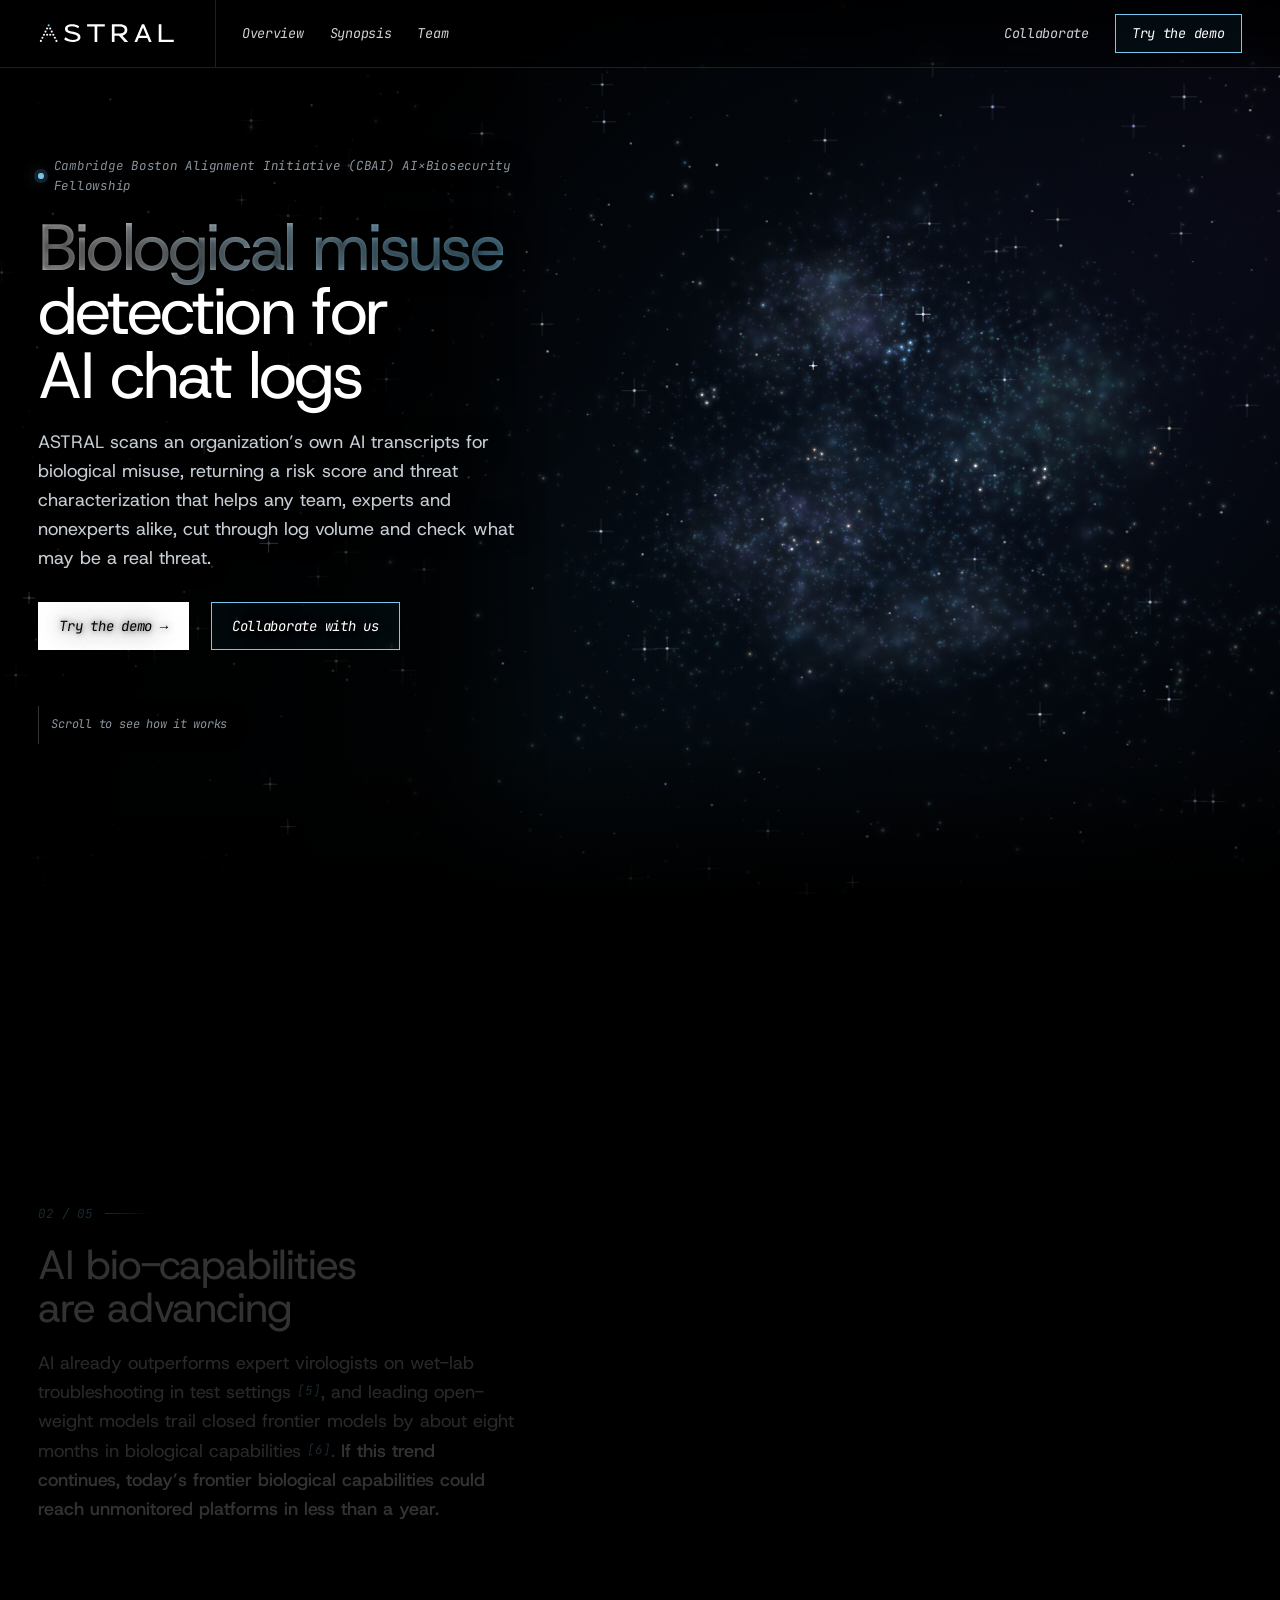
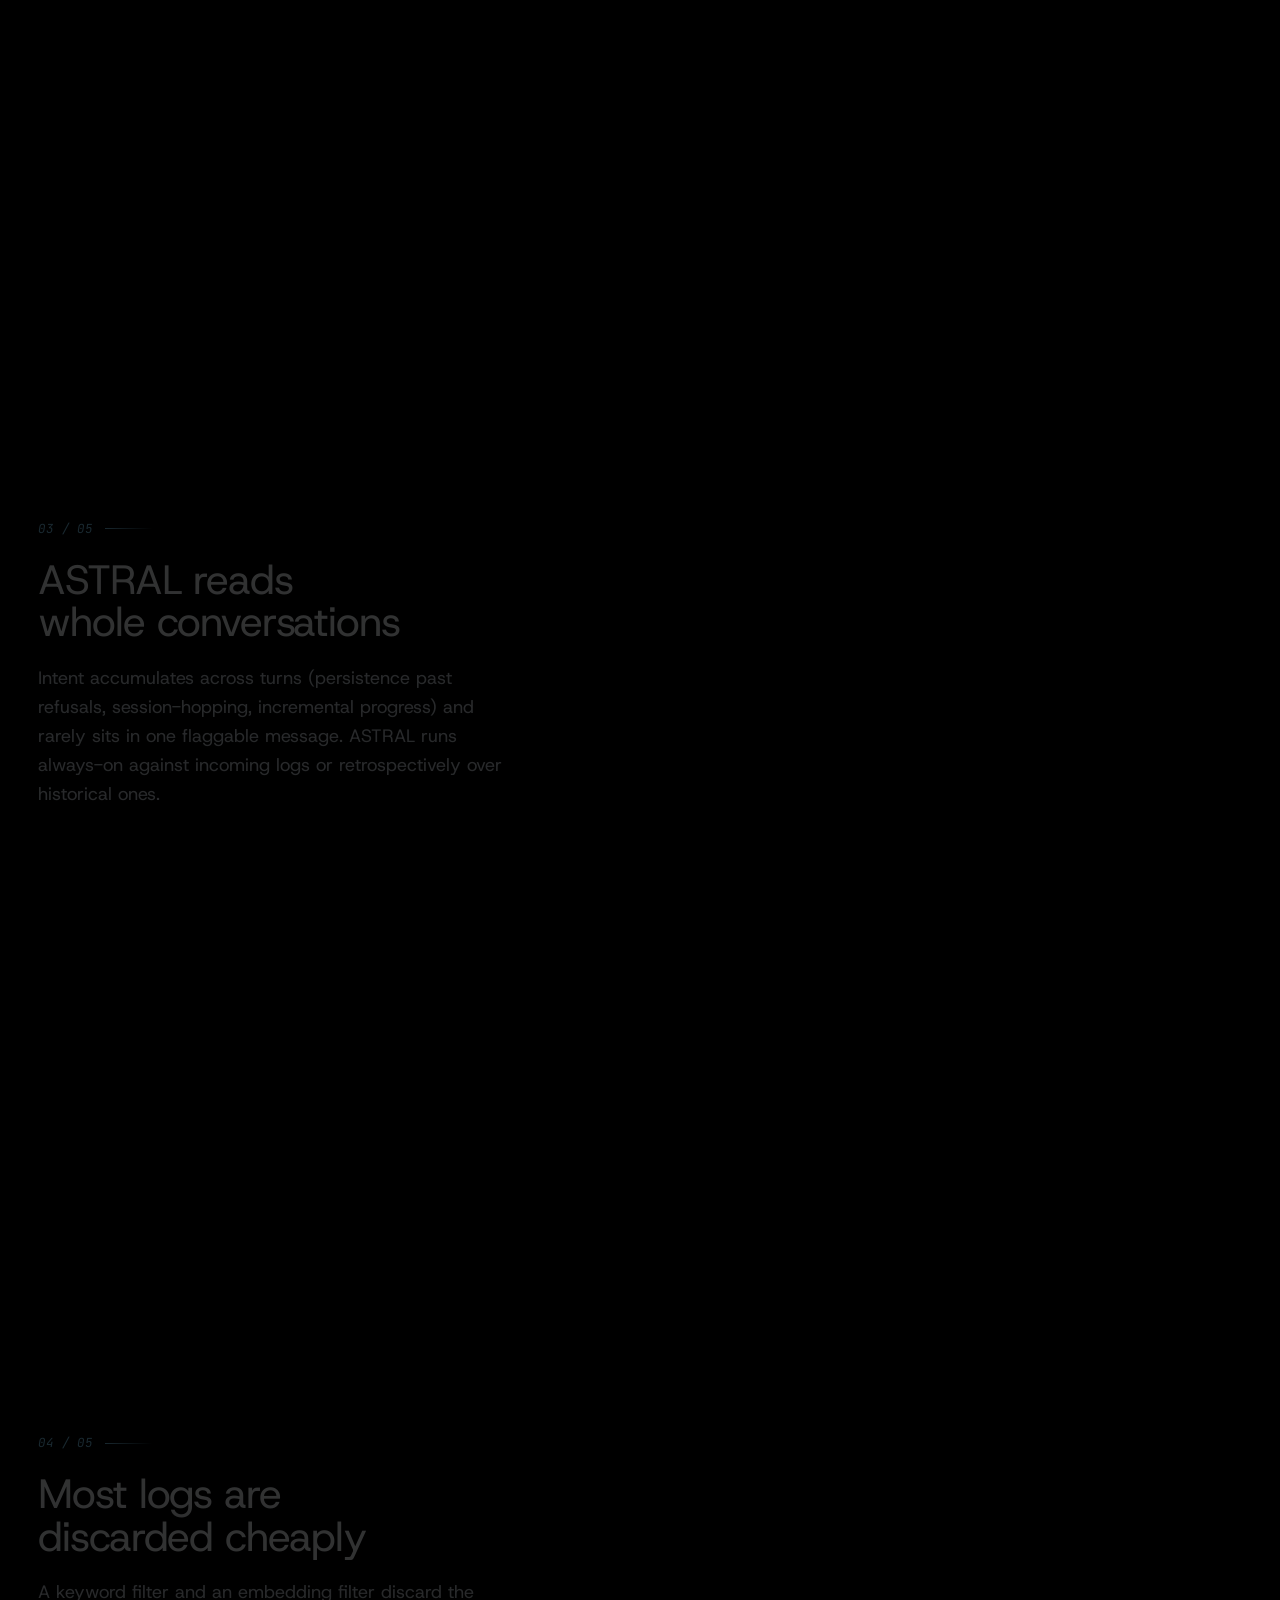
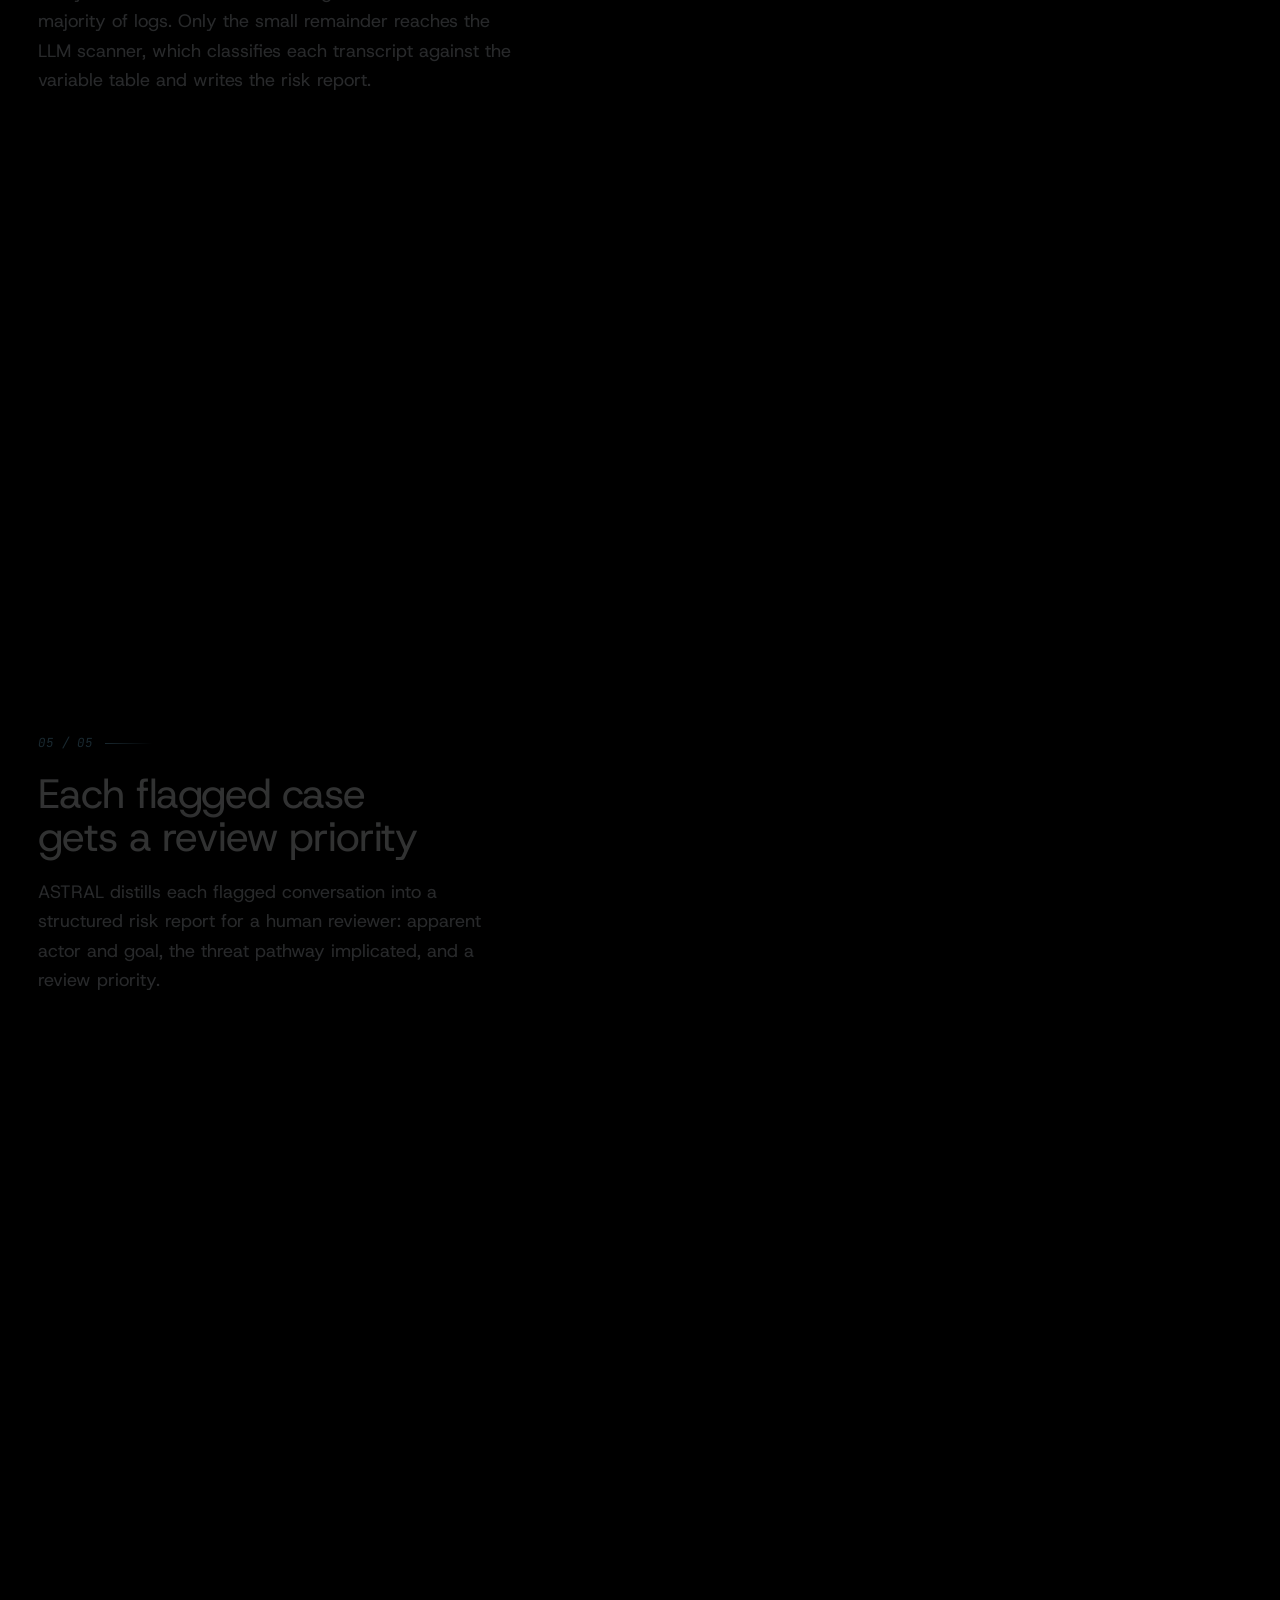
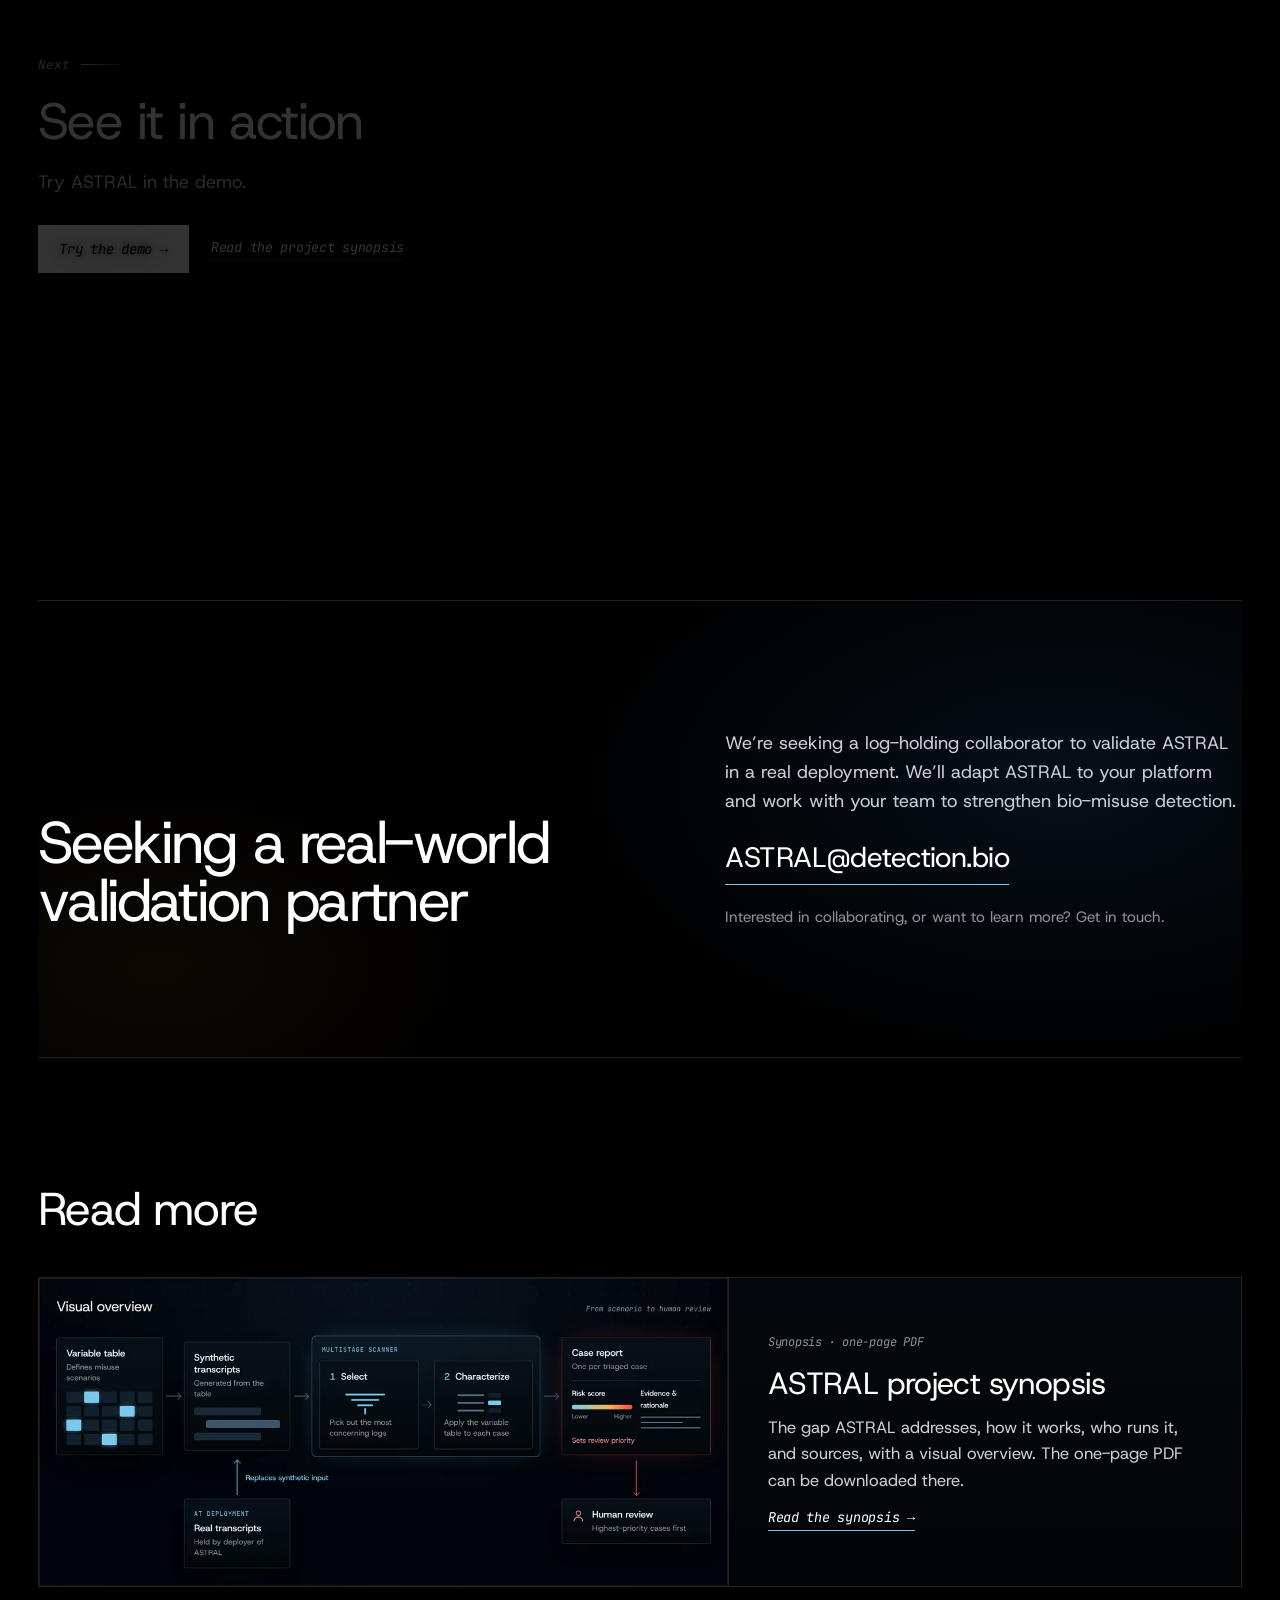
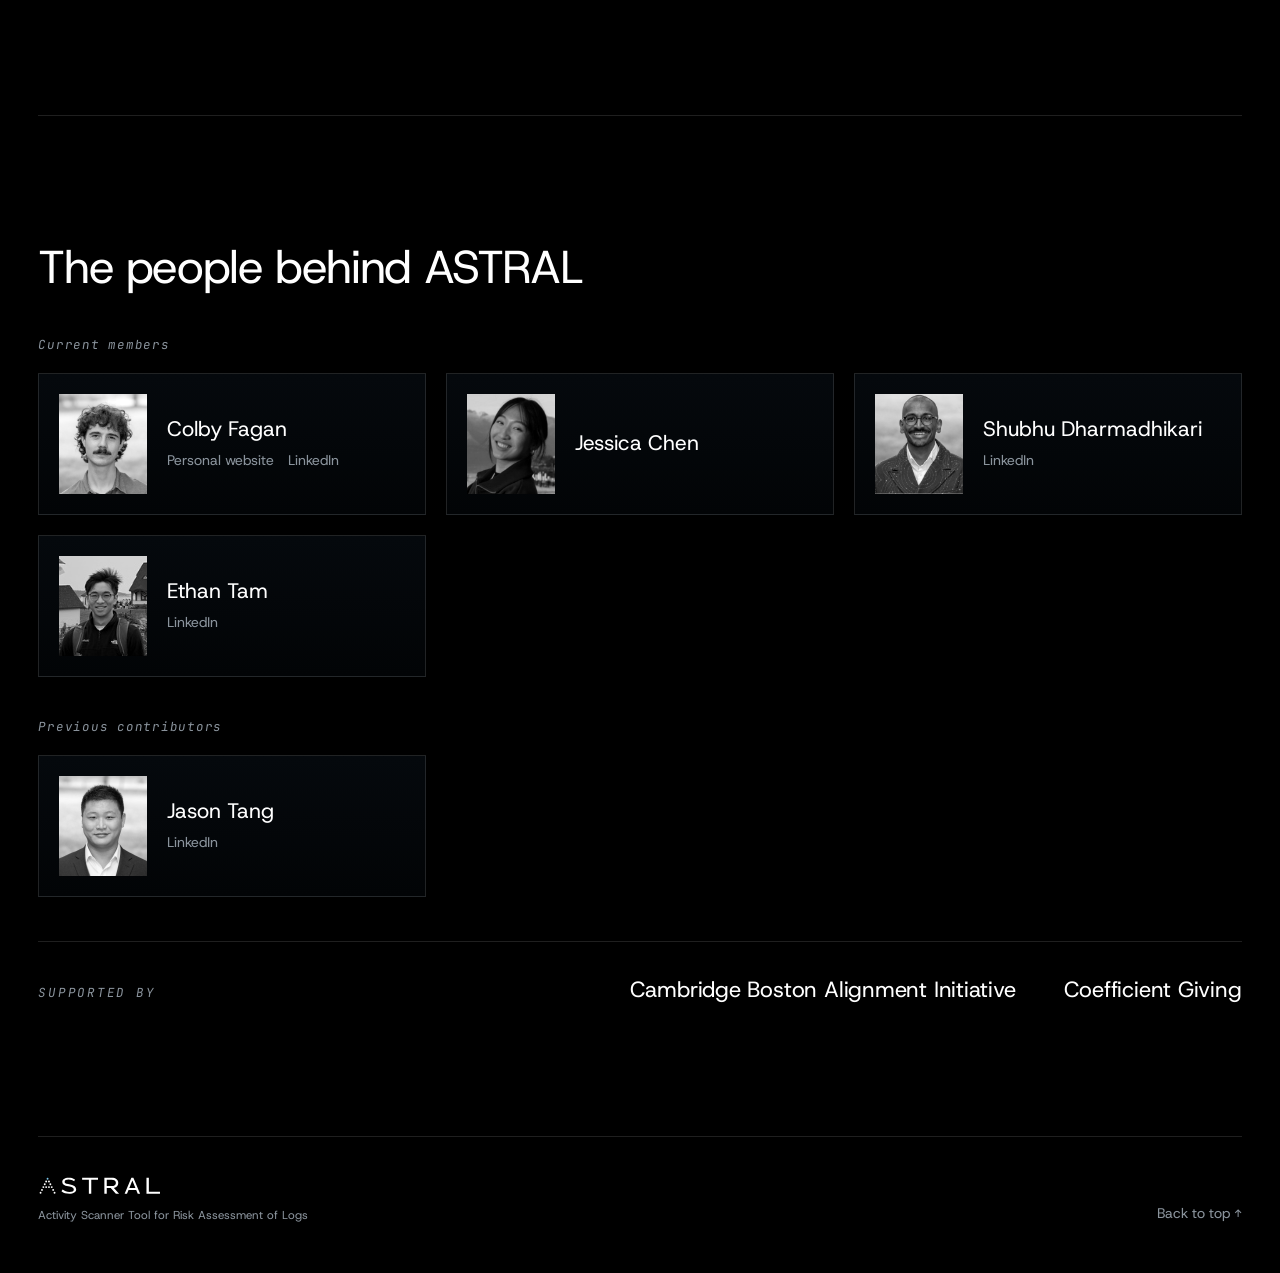
<file: docs/index.html>
<!doctype html>
<html lang="en">
<head>
<meta charset="utf-8"><meta name="viewport" content="width=device-width, initial-scale=1">
<meta name="theme-color" content="#000000">
<meta name="robots" content="index, follow">
<link rel="canonical" href="https://astral.detection.bio/">
<meta name="description" content="ASTRAL scans an organization’s own AI chat logs for biological misuse and ranks conversations for human review. Try the demo or contact ASTRAL@detection.bio.">
<meta property="og:type" content="website">
<meta property="og:site_name" content="ASTRAL">
<meta property="og:title" content="ASTRAL — Biological misuse detection for AI chat logs">
<meta property="og:description" content="ASTRAL scans an organization’s own AI chat logs for biological misuse and ranks conversations for human review. Try the demo or contact ASTRAL@detection.bio.">
<meta property="og:url" content="https://astral.detection.bio/">
<meta property="og:image" content="https://astral.detection.bio/assets/social-preview.png?v=82f3824914d1">
<meta property="og:image:width" content="1200">
<meta property="og:image:height" content="630">
<meta property="og:image:alt" content="ASTRAL: biological misuse detection for AI chat logs, beside a nebula of blue, violet and teal gas">
<meta name="twitter:card" content="summary_large_image">
<meta name="twitter:image" content="https://astral.detection.bio/assets/social-preview.png?v=82f3824914d1">
<link rel="icon" href="assets/favicon.svg" type="image/svg+xml">
<link rel="icon" href="assets/favicon.ico" sizes="32x32">
<link rel="apple-touch-icon" href="assets/apple-touch-icon.png">
<title>ASTRAL — Biological misuse detection for AI chat logs</title>
<link rel="stylesheet" href="fonts.css?v=89ebba103f18">
<script>document.documentElement.classList.add('js')</script>
<style>
/* Layout: the dotted scene is pinned full-bleed behind the page while five text panels scroll over its left side;
   below it, contact, writing and team continue on the same black ground. */
:root{
  --bg:#000; --ink:#f4f7fa; --text:#c7ced5; --muted:#8a939c; --faint:#59626b;
  --line:rgba(255,255,255,.12); --line-2:rgba(255,255,255,.2);
  --ice:#7cc8ec; --ice-deep:#0e2a36; --amber:#f4b856;
  --sans:'Host Grotesk','Helvetica Neue',Arial,sans-serif;
  --mono:'JetBrains Mono',ui-monospace,Menlo,monospace;
  --gutter:clamp(20px,3vw,40px); --max:1400px;
  color-scheme:dark;
}
*{box-sizing:border-box}
html{scroll-behavior:smooth}
body{margin:0;background:var(--bg);color:var(--text);font-family:var(--sans);font-size:18px;line-height:1.6;-webkit-font-smoothing:antialiased;overflow-x:clip}
a{color:inherit;text-decoration:none}
h1,h2,h3,p{margin:0}
.i{font-family:var(--mono);font-style:italic;font-weight:400;letter-spacing:-.02em}
.skip-link{position:absolute;left:12px;top:-80px;z-index:40;background:#fff;color:#000;padding:10px 14px;font-size:14px}.skip-link:focus{top:12px}
a:focus-visible,button:focus-visible{outline:2px solid var(--ice);outline-offset:3px}
.wrap{max-width:var(--max);margin:0 auto;padding-inline:var(--gutter)}

/* header */
.site-header{position:fixed;inset:0 0 auto 0;z-index:20;height:68px;display:flex;align-items:stretch;border-bottom:1px solid var(--line);
  background:linear-gradient(180deg,rgba(0,0,0,.78),rgba(0,0,0,.45));backdrop-filter:blur(10px) saturate(1.2);-webkit-backdrop-filter:blur(10px) saturate(1.2)}
.brand{display:flex;align-items:center;padding:0 var(--gutter);border-right:1px solid var(--line)}
.logo{width:138px;height:auto;display:block}.logo-apex{fill:var(--ice)}.logo-dots circle,.logo-type{fill:#fff}
.site-header nav{display:flex;align-items:center;gap:26px;padding:0 26px;font-size:13.5px;color:#fff}
.site-header nav.right{margin-left:auto;padding-right:var(--gutter)}
.site-header nav a:not(.btn){opacity:.82;transition:opacity .2s}.site-header nav a:not(.btn):hover{opacity:1}
.btn{display:inline-flex;align-items:center;gap:10px;border:1px solid var(--ice);padding:8px 16px;font-size:13.5px;color:#fff;background:rgba(14,42,54,.25);transition:background .2s,border-color .2s}
.btn:hover{background:var(--ice-deep)}
.btn.solid{background:#fff;color:#000;border-color:#fff}.btn.solid:hover{background:var(--ice);border-color:var(--ice)}

/* scrolly */
.scrolly{position:relative;display:grid;grid-template-columns:minmax(0,1fr)}
.pin{grid-area:1/1;position:sticky;top:0;height:100vh;height:100svh;margin-inline:calc(50% - 50vw);overflow:hidden}
.pin canvas{display:block;width:100%;height:100%;
  -webkit-mask-image:linear-gradient(90deg,rgba(0,0,0,.3) calc(var(--safe,45%) - 120px),#000 var(--safe,45%));mask-image:linear-gradient(90deg,rgba(0,0,0,.3) calc(var(--safe,45%) - 120px),#000 var(--safe,45%))}
.pin::after{content:"";position:absolute;inset:auto 0 0 0;height:18vh;background:linear-gradient(180deg,transparent,#000);pointer-events:none}
.steps{grid-area:1/1;position:relative;z-index:2;padding-inline:var(--gutter);max-width:var(--max);margin:0 auto;width:100%}
.step{min-height:100vh;min-height:100svh;display:flex;flex-direction:column;justify-content:center;gap:20px;max-width:34rem;padding-block:96px;
  transition:opacity .7s ease,transform .9s cubic-bezier(.2,.7,.2,1);text-shadow:0 0 24px #000,0 0 6px rgba(0,0,0,.7)}
.js .step{opacity:.2;transform:translateY(14px)}
.js .step.is-active{opacity:1;transform:none}
.step .count{display:flex;align-items:center;gap:12px;font-size:12.5px;color:var(--ice)}
.step .count::after{content:"";width:48px;height:1px;background:linear-gradient(90deg,var(--ice),transparent)}
.step h2{font-weight:400;font-size:clamp(32px,3.2vw,48px);line-height:1.04;letter-spacing:-.028em;color:var(--ink);text-wrap:balance}
.step p.body{font-size:19px;line-height:1.62;color:var(--text);max-width:31em}
.step p.body strong{color:#fff;font-weight:500}
.cite{font-family:var(--mono);font-style:italic;font-size:.7em;color:var(--ice);vertical-align:.25em}
.hero h1{font-weight:400;font-size:clamp(46px,5.1vw,78px);line-height:.98;letter-spacing:-.04em;color:#fff;text-wrap:balance}
.hero h1 em{font-style:normal;background:linear-gradient(92deg,#fff 10%,#a9dcf5 60%,#7cc8ec);-webkit-background-clip:text;background-clip:text;color:transparent}
.hero .kicker{display:flex;align-items:center;gap:10px;font-size:12.5px;color:var(--muted)}
.hero .kicker::before{content:"";width:6px;height:6px;border-radius:50%;background:var(--ice);box-shadow:0 0 0 4px rgba(124,200,236,.14),0 0 14px rgba(124,200,236,.8)}
.btn.lg{padding:12px 20px;font-size:14px}
.step .actions{display:flex;flex-wrap:wrap;gap:12px 22px;align-items:center;margin-top:8px}
.step .actions .link{font-size:13.5px;color:#fff;border-bottom:1px solid var(--line-2);padding-bottom:2px}
.cue{display:flex;align-items:center;gap:12px;margin-top:36px;font-size:12px;color:var(--muted)}
.cue span{position:relative;width:1px;height:38px;background:var(--line-2);overflow:hidden}
.cue span::after{content:"";position:absolute;left:0;top:-40%;width:1px;height:40%;background:var(--ice);animation:cue 2.2s cubic-bezier(.6,0,.2,1) infinite}
@keyframes cue{to{top:100%}}

/* sections below */
.section{position:relative;z-index:2;border-top:1px solid var(--line);padding-block:clamp(80px,10vw,140px)}
.section-head{display:flex;align-items:end;justify-content:space-between;gap:24px;margin-bottom:44px}
.section-head h2{font-weight:400;font-size:clamp(34px,3.6vw,54px);line-height:1.02;letter-spacing:-.03em;color:#fff}
#contact{background:radial-gradient(60% 90% at 85% 40%,rgba(40,90,140,.16),transparent 70%),radial-gradient(40% 60% at 10% 80%,rgba(244,184,86,.05),transparent 70%)}
.contact{display:grid;grid-template-columns:minmax(0,1.1fr) minmax(0,.9fr);gap:56px;align-items:end}
.contact h2{font-weight:400;font-size:clamp(38px,4.6vw,70px);line-height:.98;letter-spacing:-.04em;color:#fff;text-wrap:balance}
.contact .side{display:grid;gap:20px}
.contact .mail{font-size:clamp(22px,2.2vw,30px);letter-spacing:-.02em;color:#fff;border-bottom:1px solid var(--ice);width:fit-content;padding-bottom:4px}
.contact .mail:hover{color:var(--ice)}
.contact .note{font-size:15px;color:var(--muted)}
.summary-card{display:grid;grid-template-columns:minmax(0,1.35fr) minmax(0,1fr);border:1px solid var(--line);background:linear-gradient(180deg,#05090d,#020406);transition:border-color .3s,transform .4s cubic-bezier(.2,.7,.2,1)}
.summary-card:hover{border-color:rgba(124,200,236,.45);transform:translateY(-3px)}
.summary-card .shot{display:block;overflow:hidden;border-right:1px solid var(--line);background:#02050a}
.summary-card .shot img{display:block;width:100%;height:100%;object-fit:cover;object-position:left center;transition:transform .8s cubic-bezier(.2,.7,.2,1)}
.summary-card:hover .shot img{transform:scale(1.025)}
.summary-card .txt{display:grid;gap:14px;align-content:center;padding:clamp(24px,3vw,40px)}
.summary-card .meta{font-size:12px;color:var(--muted)}
.summary-card .h{font-size:clamp(26px,2.4vw,34px);line-height:1.08;letter-spacing:-.02em;color:#fff}
.summary-card .p{font-size:16.5px;color:var(--text)}
.summary-card .go{font-size:13.5px;color:#fff;border-bottom:1px solid var(--ice);width:fit-content;padding-bottom:1px}
.step.cta h2{font-size:clamp(38px,4vw,60px)}
.step.cta .count{color:var(--amber)}.step.cta .count::after{background:linear-gradient(90deg,var(--amber),transparent)}
.team-members{list-style:none;margin:0;padding:0;display:grid;grid-template-columns:repeat(3,minmax(0,1fr));gap:20px}
.member{position:relative;display:flex;gap:20px;align-items:center;padding:20px;border:1px solid var(--line);background:linear-gradient(180deg,#05090d,#020406);transition:border-color .3s}
.member:hover{border-color:rgba(124,200,236,.45)}
.member img{width:88px;height:100px;object-fit:cover;filter:grayscale(1) contrast(1.05);flex:none;transition:filter .4s}
.member:hover img{filter:grayscale(.2)}
.member-target{position:absolute;inset:0;z-index:1}
.member h4{margin:0;font-weight:400;font-size:21px;color:#fff;line-height:1.25}
.team-group{margin:0 0 18px;font-size:12.5px;letter-spacing:.06em;color:var(--muted)}
.team-members+.team-group{margin-top:40px}
.profile-links{position:relative;z-index:2;display:flex;gap:14px;margin-top:6px;font-size:14px;color:var(--muted)}
.member:not(.member--multi) .profile-links{z-index:0}
.profile-link:hover{color:var(--ice)}
.funders{display:flex;flex-wrap:wrap;align-items:baseline;gap:14px 48px;margin-top:44px;padding-top:30px;border-top:1px solid var(--line)}
.funders .lbl{font-size:12.5px;letter-spacing:.14em;text-transform:uppercase;color:var(--muted);margin-right:auto}
.funders a{font-size:22px;letter-spacing:-.01em;color:#fff;border-bottom:1px solid transparent;transition:border-color .2s}
.funders a:hover{border-color:var(--ice)}
.site-footer{display:flex;justify-content:space-between;align-items:flex-end;gap:24px;padding-block:36px 48px;border-top:1px solid var(--line);font-size:14px;color:var(--muted)}
.site-footer .brand{display:flex;flex-direction:column;align-items:flex-start;gap:8px;padding:0;border:0}
.site-footer .logo{width:124px}
.site-footer .brand-expansion{display:block;font-size:11.5px}

@media (max-width:1320px){.step{max-width:30rem}.step p.body{font-size:18px}}
@media (max-width:1100px){.step{max-width:26rem}.step p.body{font-size:17px}.hero h1{font-size:clamp(40px,4.8vw,52px)}.step h2{font-size:32px}}
@media (max-width:900px){
  .site-header{position:sticky;height:auto}.brand{border-right:0;padding:16px 20px}
  .site-header nav{display:none}.site-header nav.right{display:flex;padding:0 20px}.site-header nav.right a:not(.btn){display:none}
  .scrolly{grid-template-rows:auto auto}
  .pin{grid-area:1/1;top:0;height:56svh;margin-inline:calc(50% - 50vw);z-index:3;background:#000}
  .pin canvas{-webkit-mask-image:none;mask-image:none}
  .pin::after{height:9vh}
  .steps{grid-area:2/1;padding-inline:20px}
  .step{min-height:68svh;justify-content:flex-start;padding-block:36px 24px;max-width:none;text-shadow:none}
  .step p.body{font-size:18px}.step h2{font-size:clamp(30px,8vw,40px)}
  .hero h1{font-size:clamp(40px,11vw,56px)}
  .cue{display:none}
  .contact,.summary-card,.team-members{grid-template-columns:minmax(0,1fr)}
  .summary-card .shot{border-right:0;border-bottom:1px solid var(--line);aspect-ratio:16/7}
  .site-footer{flex-direction:column;align-items:flex-start}
}
@media (prefers-reduced-motion:reduce){html{scroll-behavior:auto}.step{transition:none;transform:none}.cue span::after{animation:none}.summary-card,.summary-card .shot img,.member img{transition:none}}

/* Phones: the first screen is the headline over a dim, full-screen nebula; once the
   introduction scrolls away, the visual glides into a band under the header and the text scrolls below it. */
@property --cut{syntax:'<length-percentage>';inherits:false;initial-value:100%}
@media (max-width:900px){
  .scrolly{grid-template-rows:auto}
  .pin{grid-area:1/1;position:sticky;top:0;align-self:start;height:100vh;height:100svh;z-index:1;background:none;pointer-events:none}
  .pin::before{content:"";position:absolute;inset:0 0 auto 0;height:41svh;background:linear-gradient(180deg,#000 88%,transparent);opacity:0;transition:opacity .5s}
  .pin::after{display:none}
  .pin canvas{position:relative;opacity:.62;transition:opacity .7s,--cut .8s cubic-bezier(.2,.7,.2,1);
    -webkit-mask-image:linear-gradient(180deg,#000 calc(var(--cut) - 5svh),transparent var(--cut));mask-image:linear-gradient(180deg,#000 calc(var(--cut) - 5svh),transparent var(--cut))}
  .scrolly.reading .pin{z-index:3}
  .scrolly.reading .pin::before{opacity:1}
  .scrolly.reading .pin canvas{opacity:1;--cut:40svh}
  .steps{grid-area:1/1;position:relative;z-index:2}
  .step{min-height:0;padding-block:42svh 8svh}
  .step.hero{min-height:calc(100svh - 62px);justify-content:flex-end;padding-block:0 4svh;text-shadow:0 0 18px #000,0 0 4px #000}
  .step.cta{padding-bottom:16svh}
}
</style>
</head>
<body>
<a class="skip-link" href="#top">Skip to content</a>
<header class="site-header">
  <a class="brand" href="#top" aria-label="ASTRAL home"><svg class="logo" viewBox="0 0 312 64" role="img" aria-label="ASTRAL"><g transform="translate(1.46,10.17) scale(0.704)"><circle class="logo-apex" cx="32" cy="6" r="3.4"/><g class="logo-dots"><circle cx="27" cy="16" r="3.4"/><circle cx="37" cy="16" r="3.4"/><circle cx="22" cy="26" r="3.4"/><circle cx="42" cy="26" r="3.4"/><circle cx="17" cy="36" r="3.4"/><circle cx="27" cy="36" r="3.4"/><circle cx="37" cy="36" r="3.4"/><circle cx="47" cy="36" r="3.4"/><circle cx="12" cy="46" r="3.4"/><circle cx="52" cy="46" r="3.4"/><circle cx="7" cy="56" r="3.4"/><circle cx="57" cy="56" r="3.4"/></g></g><g class="logo-type"><g transform="translate(58,9)"><path d="M35 6C30 2 25 1 19 1 9 1 3 6 3 13c0 7 5 10 15 12l4 1c7 2 10 4 10 8 0 5-4 7-11 7-7 0-12-3-17-7l-3 5c5 5 12 7 20 7 10 0 17-5 17-12 0-8-5-11-15-14l-5-1c-7-2-9-3-9-7 0-4 4-6 10-6 5 0 10 2 14 5Z" transform="translate(0,2.11) scale(1,.889)"/></g><g transform="translate(111,9)"><path d="M0 3h40v5H23v35h-6V8H0Z"/></g><g transform="translate(164,9)"><path fill-rule="evenodd" d="M3 3h18c11 0 17 5 17 13 0 6-4 11-11 13l13 14h-8L19 29H9v14H3Zm6 5v16h12c7 0 11-3 11-8s-4-8-11-8Z"/></g><g transform="translate(217,9)"><path d="M1 43 18 3h5l17 40h-6L20.5 10 7 43Z M10 29h21v5H10Z"/></g><g transform="translate(270,9)"><path d="M3 3h6v35h28v5H3Z"/></g></g></svg></a>
  <nav class="i"><a href="#top">Overview</a><a href="synopsis">Synopsis</a><a href="#team">Team</a></nav>
  <nav class="i right"><a href="#contact">Collaborate</a><a class="btn" href="demo/">Try the demo</a></nav>
</header>
<main id="top">
  <div class="scrolly">
    <div class="pin">
      <canvas role="img" aria-label="Dotted visual that changes as you scroll: a nebula of blue, violet and teal gas, a DNA double helix, a wall of chat transcripts, five transcripts flagged while the rest fade, and a list ranked priority 1 to 3."></canvas>
    </div>
    <div class="steps">
    <section class="step hero is-active" data-stage="0" aria-label="Introduction">
      <p class="kicker i">Cambridge Boston Alignment Initiative (CBAI) AI×Biosecurity Fellowship</p>
      <h1><em>Biological misuse</em> detection for AI chat logs</h1>
      <p class="body">ASTRAL scans an organization’s own AI transcripts for biological misuse, returning a risk score and threat characterization that helps any team, experts and nonexperts alike, cut through log volume and check what may be a real threat.</p>
      <div class="actions"><a class="btn solid lg i" href="demo/">Try the demo →</a><a class="btn lg i" href="#contact">Collaborate with us</a></div>
      <p class="cue i"><span></span>Scroll to see how it works</p>
    </section>
    <section class="step" data-stage="1">
      <p class="count i">02 / 05</p>
      <h2>AI bio-capabilities are advancing</h2>
      <p class="body">AI already outperforms expert virologists on wet-lab troubleshooting in test settings <span class="cite">[5]</span>, and leading open-weight models trail closed frontier models by about eight months in biological capabilities <span class="cite">[6]</span>. <strong>If this trend continues, today’s frontier biological capabilities could reach unmonitored platforms in less than a year.</strong></p>
    </section>
    <section class="step" data-stage="2">
      <p class="count i">03 / 05</p>
      <h2>ASTRAL reads whole conversations</h2>
      <p class="body">Intent accumulates across turns (persistence past refusals, session-hopping, incremental progress) and rarely sits in one flaggable message. ASTRAL runs always-on against incoming logs or retrospectively over historical ones.</p>
    </section>
    <section class="step" data-stage="3">
      <p class="count i">04 / 05</p>
      <h2>Most logs are discarded cheaply</h2>
      <p class="body">A keyword filter and an embedding filter discard the majority of logs. Only the small remainder reaches the LLM scanner, which classifies each transcript against the variable table and writes the risk report.</p>
    </section>
    <section class="step" data-stage="4">
      <p class="count i">05 / 05</p>
      <h2>Each flagged case gets a review priority</h2>
      <p class="body">ASTRAL distills each flagged conversation into a structured risk report for a human reviewer: apparent actor and goal, the threat pathway implicated, and a review priority.</p>
    </section>
    <section class="step cta" data-stage="4" aria-labelledby="demo-title">
      <p class="count i">Next</p>
      <h2 id="demo-title">See it in action</h2>
      <p class="body">Try ASTRAL in the demo.</p>
      <div class="actions"><a class="btn solid lg i" href="demo/">Try the demo →</a><a class="link i" href="synopsis">Read the project synopsis</a></div>
    </section>
    </div>
  </div>

  <div class="wrap">
  <section class="section" id="contact" aria-labelledby="contact-title">
    <div class="contact">
      <div><h2 id="contact-title">Seeking a real-world validation partner</h2></div>
      <div class="side"><p>We’re seeking a log-holding collaborator to validate ASTRAL in a real deployment. We’ll adapt ASTRAL to your platform and work with your team to strengthen bio-misuse detection.</p><a class="mail" href="mailto:ASTRAL@detection.bio">ASTRAL@detection.bio</a><p class="note">Interested in collaborating, or want to learn more? Get in touch.</p></div>
    </div>
  </section>

  <section class="section" id="read-more" aria-labelledby="read-title">
    <div class="section-head"><div><h2 id="read-title">Read more</h2></div></div>
    <a class="summary-card" href="synopsis">
      <span class="shot"><img src="assets/summary-preview.webp" width="1200" height="430" alt="Preview of the visual overview on the project synopsis page" loading="lazy" decoding="async"></span>
      <span class="txt">
        <span class="meta i">Synopsis · one-page PDF</span>
        <span class="h">ASTRAL project synopsis</span>
        <span class="p">The gap ASTRAL addresses, how it works, who runs it, and sources, with a visual overview. The one-page PDF can be downloaded there.</span>
        <span class="go i">Read the synopsis →</span>
      </span>
    </a>
  </section>

  <section class="section" id="team" aria-labelledby="team-title">
    <div class="section-head"><div><h2 id="team-title">The people behind ASTRAL</h2></div></div>
    <h3 class="team-group i" id="current-members-title">Current members</h3>
    <ul class="team-members" aria-labelledby="current-members-title">
      <li class="member member--multi"><a class="member-target" href="https://colbyfagan.com" aria-label="Colby Fagan personal website"></a><img src="assets/team/colby-fagan.jpg" alt="" width="640" height="640" loading="lazy" decoding="async"><div class="member-info"><h4>Colby Fagan</h4><div class="profile-links"><a class="profile-link" href="https://colbyfagan.com">Personal website</a><a class="profile-link" href="https://www.linkedin.com/in/colby-fagan/">LinkedIn</a></div></div></li>
      <li class="member"><img src="assets/team/jessica-chen.jpg" alt="" width="640" height="640" loading="lazy" decoding="async"><div class="member-info"><h4>Jessica Chen</h4></div></li>
      <li class="member"><a class="member-target" href="https://www.linkedin.com/in/shubhu-dharmadhikari/" aria-label="Shubhu Dharmadhikari on LinkedIn"></a><img src="assets/team/shubhu-dharmadhikari.jpg" alt="" width="640" height="640" loading="lazy" decoding="async"><div class="member-info"><h4>Shubhu Dharmadhikari</h4><div class="profile-links"><span class="profile-link">LinkedIn</span></div></div></li>
      <li class="member"><a class="member-target" href="https://www.linkedin.com/in/ethantam5133/" aria-label="Ethan Tam on LinkedIn"></a><img src="assets/team/ethan-tam.jpg" alt="" width="128" height="128" loading="lazy" decoding="async"><div class="member-info"><h4>Ethan Tam</h4><div class="profile-links"><span class="profile-link">LinkedIn</span></div></div></li>
    </ul>
    <h3 class="team-group i" id="previous-contributors-title">Previous contributors</h3>
    <ul class="team-members" aria-labelledby="previous-contributors-title">
      <li class="member"><a class="member-target" href="https://www.linkedin.com/in/jason-tang-b28a0318a/" aria-label="Jason Tang on LinkedIn"></a><img src="assets/team/jason-tang.jpg" alt="" width="400" height="400" loading="lazy" decoding="async"><div class="member-info"><h4>Jason Tang</h4><div class="profile-links"><span class="profile-link">LinkedIn</span></div></div></li>
    </ul>
    <aside class="funders" aria-label="Project support"><p class="lbl i">Supported by</p><a href="https://www.cbai.ai/">Cambridge Boston Alignment Initiative</a><a href="https://coefficientgiving.org/">Coefficient Giving</a></aside>
  </section>

  <footer class="site-footer">
    <a class="brand" href="#top"><svg class="logo" viewBox="0 0 312 64" role="img" aria-label="ASTRAL"><g transform="translate(1.46,10.17) scale(0.704)"><circle class="logo-apex" cx="32" cy="6" r="3.4"/><g class="logo-dots"><circle cx="27" cy="16" r="3.4"/><circle cx="37" cy="16" r="3.4"/><circle cx="22" cy="26" r="3.4"/><circle cx="42" cy="26" r="3.4"/><circle cx="17" cy="36" r="3.4"/><circle cx="27" cy="36" r="3.4"/><circle cx="37" cy="36" r="3.4"/><circle cx="47" cy="36" r="3.4"/><circle cx="12" cy="46" r="3.4"/><circle cx="52" cy="46" r="3.4"/><circle cx="7" cy="56" r="3.4"/><circle cx="57" cy="56" r="3.4"/></g></g><g class="logo-type"><g transform="translate(58,9)"><path d="M35 6C30 2 25 1 19 1 9 1 3 6 3 13c0 7 5 10 15 12l4 1c7 2 10 4 10 8 0 5-4 7-11 7-7 0-12-3-17-7l-3 5c5 5 12 7 20 7 10 0 17-5 17-12 0-8-5-11-15-14l-5-1c-7-2-9-3-9-7 0-4 4-6 10-6 5 0 10 2 14 5Z" transform="translate(0,2.11) scale(1,.889)"/></g><g transform="translate(111,9)"><path d="M0 3h40v5H23v35h-6V8H0Z"/></g><g transform="translate(164,9)"><path fill-rule="evenodd" d="M3 3h18c11 0 17 5 17 13 0 6-4 11-11 13l13 14h-8L19 29H9v14H3Zm6 5v16h12c7 0 11-3 11-8s-4-8-11-8Z"/></g><g transform="translate(217,9)"><path d="M1 43 18 3h5l17 40h-6L20.5 10 7 43Z M10 29h21v5H10Z"/></g><g transform="translate(270,9)"><path d="M3 3h6v35h28v5H3Z"/></g></g></svg><span class="brand-expansion">Activity Scanner Tool for Risk Assessment of Logs</span></a>
    <a href="#top">Back to top ↑</a>
  </footer>
  </div>
</main>
<script src="scroll-visual.js?v=c4cf6b377b8b"></script>
<script>
(() => {
  const canvas = document.querySelector('.pin canvas');
  const steps = [...document.querySelectorAll('.step')];
  const narrow = matchMedia('(max-width: 900px)');
  // The free area for the visual: from just right of the text column to the page gutter.
  const safe = () => {
    const c = canvas.getBoundingClientRect();
    if (narrow.matches) return { left: 0, right: c.width };
    const gutter = parseFloat(getComputedStyle(steps[0].parentElement).paddingRight) || 32;
    const left = steps[0].getBoundingClientRect().right - c.left + Math.max(32, c.width * .03);
    canvas.parentElement.style.setProperty('--safe', Math.round(left) + 'px');
    return { left, right: c.width - gutter };
  };
  const scrolly = document.querySelector('.scrolly'), header = document.querySelector('.site-header');
  let reading = false;
  // Phones: a tall frame behind the introduction, then a band from the header down to 40% of the screen.
  const vframe = () => {
    if (!narrow.matches) return null;
    const top = header.getBoundingClientRect().height, H = canvas.getBoundingClientRect().height;
    return reading ? { top: top - 4, bottom: H * .4 } : { top, bottom: H * .5 };
  };
  // The faint "A" forms in the opening nebula only in the side-by-side desktop layout.
  const scene = AstralScroll.create(canvas, { safe, vframe, mark: () => !narrow.matches });
  const mode = () => {
    const r = narrow.matches && steps[0].getBoundingClientRect().bottom < innerHeight * .55;
    if (r === reading) return;
    reading = r; scrolly.classList.toggle('reading', r); scene.refit();
  };
  addEventListener('scroll', mode, { passive: true }); addEventListener('resize', () => { reading = !reading; mode(); });
  let current = 0;
  const stageOf = k => +steps[k].dataset.stage;
  const set = k => {
    if (k === current) return;
    current = k; scene.goTo(stageOf(k));
    steps.forEach((s, j) => s.classList.toggle('is-active', j === k));
  };
  const pick = () => {
    let k = 0;
    if (narrow.matches) steps.forEach((s, j) => { const h = s.querySelector('h1,h2'); if (h.getBoundingClientRect().top < innerHeight * .8) k = j; });
    else steps.forEach((s, j) => { if (s.getBoundingClientRect().top < innerHeight * .55) k = j; });
    set(k);
  };
  addEventListener('scroll', pick, { passive: true }); addEventListener('resize', pick); pick();
})();
</script>
</body>
</html>
</file>
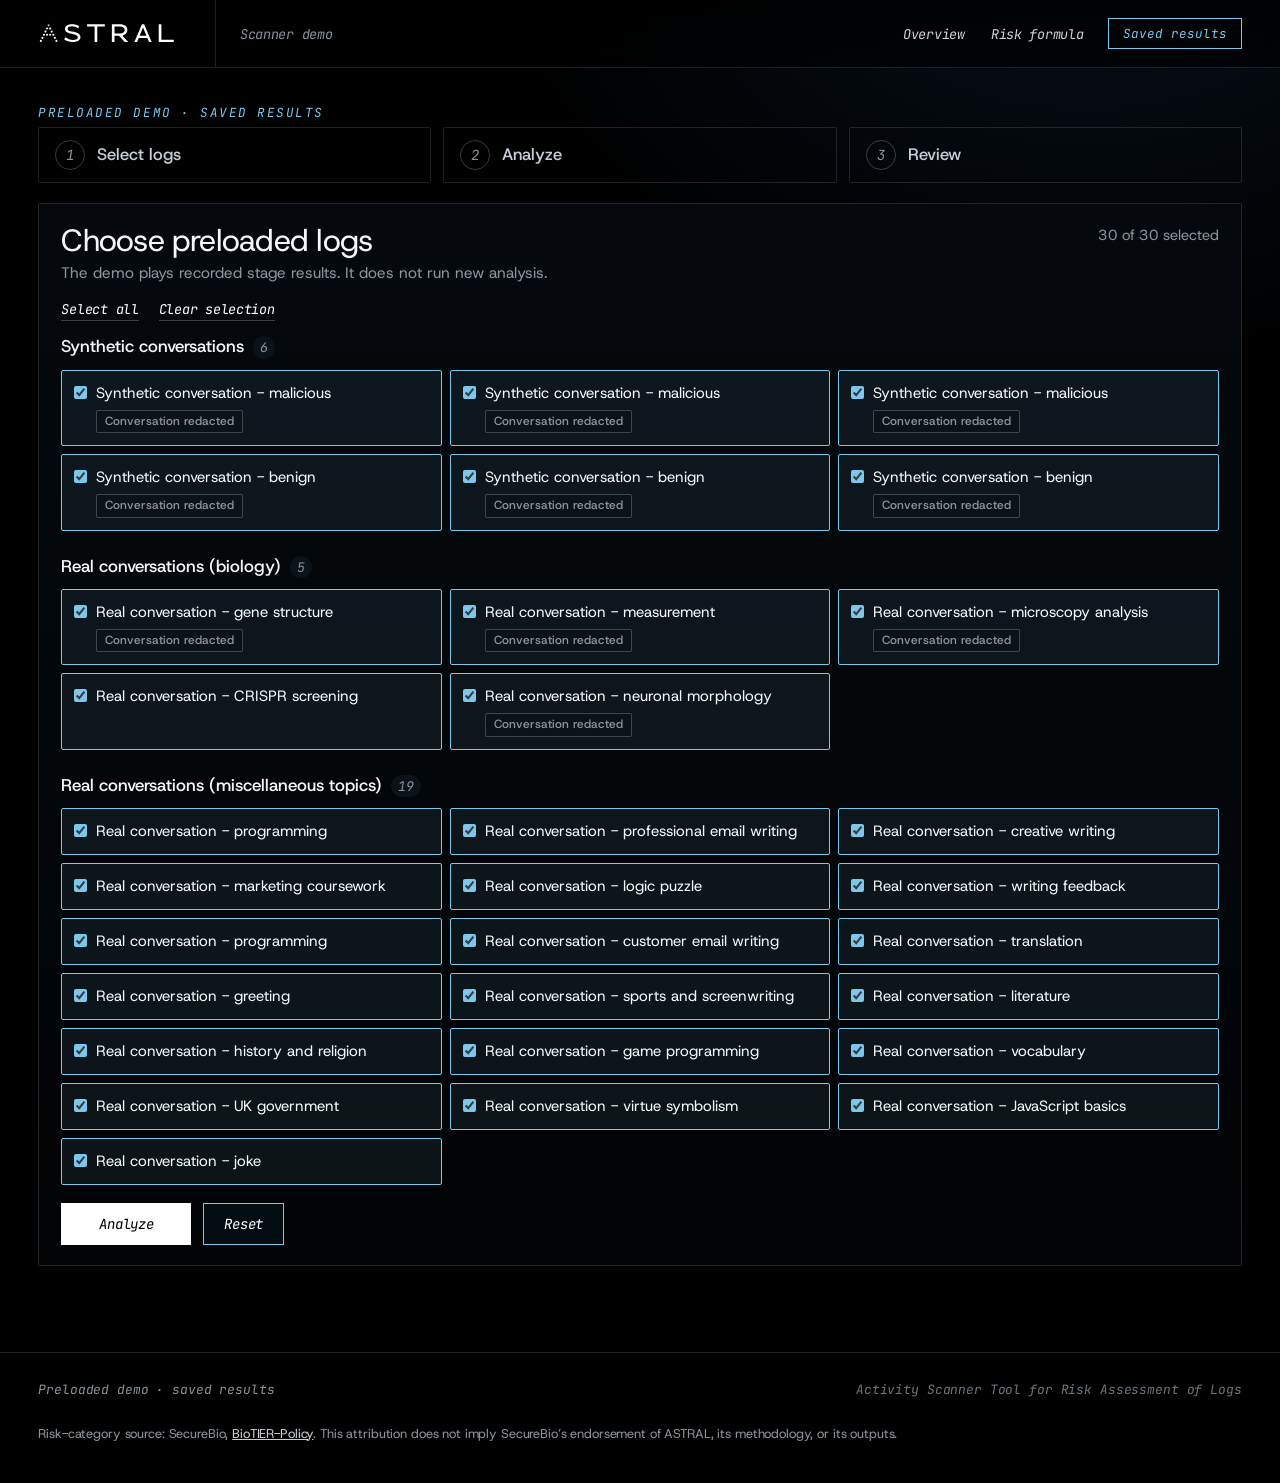
<file: docs/demo/index.html>
<!doctype html>
<html lang="en">
<head>
<meta charset="utf-8">
<meta name="viewport" content="width=device-width,initial-scale=1">
<meta name="robots" content="noindex,nofollow">
<meta name="theme-color" content="#000000">
<title>ASTRAL · Scanner demo</title>
<link rel="icon" href="../assets/favicon.svg" type="image/svg+xml">
<link rel="stylesheet" href="style.css">
</head>
<body>
<div class="frame">
<header class="top">
  <a class="brand" href="../index.html" aria-label="ASTRAL home"><svg xmlns="http://www.w3.org/2000/svg" class="logo" aria-hidden="true" viewBox="0 0 312 64"><g transform="translate(1.464788732,10.169014085) scale(0.704225352)"><circle cx="32" cy="6" r="3.4" fill="#7cc8ec"/><circle cx="27" cy="16" r="3.4" fill="currentColor"/><circle cx="37" cy="16" r="3.4" fill="currentColor"/><circle cx="22" cy="26" r="3.4" fill="currentColor"/><circle cx="42" cy="26" r="3.4" fill="currentColor"/><circle cx="17" cy="36" r="3.4" fill="currentColor"/><circle cx="27" cy="36" r="3.4" fill="currentColor"/><circle cx="37" cy="36" r="3.4" fill="currentColor"/><circle cx="47" cy="36" r="3.4" fill="currentColor"/><circle cx="12" cy="46" r="3.4" fill="currentColor"/><circle cx="52" cy="46" r="3.4" fill="currentColor"/><circle cx="7" cy="56" r="3.4" fill="currentColor"/><circle cx="57" cy="56" r="3.4" fill="currentColor"/></g><g fill="currentColor"><g transform="translate(58,9)"><path d="M35 6C30 2 25 1 19 1 9 1 3 6 3 13c0 7 5 10 15 12l4 1c7 2 10 4 10 8 0 5-4 7-11 7-7 0-12-3-17-7l-3 5c5 5 12 7 20 7 10 0 17-5 17-12 0-8-5-11-15-14l-5-1c-7-2-9-3-9-7 0-4 4-6 10-6 5 0 10 2 14 5Z" transform="translate(0,2.111111111) scale(1,.888888889)"/></g><g transform="translate(111,9)"><path d="M0 3h40v5H23v35h-6V8H0Z"/></g><g transform="translate(164,9)"><path fill-rule="evenodd" d="M3 3h18c11 0 17 5 17 13 0 6-4 11-11 13l13 14h-8L19 29H9v14H3Zm6 5v16h12c7 0 11-3 11-8s-4-8-11-8Z"/></g><g transform="translate(217,9)"><path d="M1 43 18 3h5l17 40h-6L20.5 10 7 43Z M10 29h21v5H10Z"/></g><g transform="translate(270,9)"><path d="M3 3h6v35h28v5H3Z"/></g></g></svg></a>
  <span class="product">Scanner demo</span>
  <nav aria-label="Site"><a href="../index.html">Overview</a><a href="#risk-formula" id="formula-link">Risk formula</a></nav>
  <span class="pill ok">Saved results</span>
</header>
<main>
<div id="home-view">
  <p class="eyebrow">Preloaded demo · saved results</p>
  <ol class="steps" aria-label="Demo steps">
    <li><b>1</b><strong>Select logs</strong></li>
    <li><b>2</b><strong>Analyze</strong></li>
    <li><b>3</b><strong>Review</strong></li>
  </ol>
  <section class="panel" id="select-panel" aria-labelledby="select-title">
    <div class="selection-head"><div><h1 id="select-title">Choose preloaded logs</h1><p class="muted">The demo plays recorded stage results. It does not run new analysis.</p></div><span id="selected-count" aria-live="polite"></span></div>
    <div class="selection-actions"><button class="link" type="button" id="select-all">Select all</button><button class="link" type="button" id="select-none">Clear selection</button></div>
    <div id="log-selector" class="log-selector" role="group" aria-label="Preloaded logs"></div>
    <div class="actions"><button class="primary" type="button" id="analyze" disabled>Analyze</button><button class="secondary" type="button" id="reset">Reset</button></div>
  </section>
  <p id="error" class="error" role="alert" hidden></p>
  <section id="results" aria-labelledby="batch-title" hidden>
    <div class="results-head"><div><p class="eyebrow">Saved results</p><h1 id="batch-title">Results</h1><p id="batch-status" class="muted" aria-live="polite"></p></div>
      <dl class="metrics"><div><dt>Completed</dt><dd id="completed">0 / 0</dd></div><div><dt>Playback time</dt><dd id="playback-time">0.0 s</dd></div><div><dt>Recorded analysis time</dt><dd id="recorded-time">—</dd></div><div><dt>Recorded model cost</dt><dd id="recorded-cost">—</dd></div></dl>
    </div>
    <div class="progress" id="progress" role="progressbar" aria-label="Saved-result playback" aria-valuemin="0" aria-valuemax="100" aria-valuenow="0"><span id="progress-bar"></span></div>
    <div id="now-playing" class="now-playing" aria-label="Recorded pipeline playback" hidden>
      <ol class="pipeline-stages">
        <li id="play-keyword" class="pipeline-stage"><span class="pipeline-number">1</span><div><strong>Keyword filter</strong><span class="pipeline-detail">Waiting</span></div><span class="pipeline-state">Waiting</span></li>
        <li id="play-concept" class="pipeline-stage"><span class="pipeline-number">2</span><div><strong>Concept filter</strong><span class="pipeline-detail">Waiting</span></div><span class="pipeline-state">Waiting</span></li>
        <li id="play-judges" class="pipeline-stage"><span class="pipeline-number">3</span><div><strong>Model judges</strong><span class="pipeline-detail">Waiting</span></div><span class="pipeline-state">Waiting</span></li>
      </ol>
    </div>
    <div class="funnel-wrap"><div class="funnel-caption"><strong>How conversations were filtered</strong><span class="scale-legend"><span>Lower</span><span class="scale-bar"></span><span>Higher</span></span></div><div id="funnel" class="funnel" role="img" aria-label="Filtering summary"></div><div id="funnel-legend" class="funnel-legend"></div></div>
    <div id="tabs" class="tabs" role="tablist" aria-label="Result groups"></div>
    <section class="tab-panel" id="tab-panel" role="tabpanel" tabindex="0"><h2 id="ranked-heading" class="ranked-heading">Conversations ranked by risk of misuse for human review</h2><p id="panel-note" class="panel-note"></p><div id="case-list" class="case-list"></div></section>
  </section>
</div>

<article id="formula-view" class="formula-page" hidden>
  <div class="report-nav"><a href="#" id="formula-back" class="back">← Back</a></div>
  <header class="formula-intro"><p class="eyebrow">Risk formula</p><h1>How the risk score works</h1><p class="lead">The score sets review order for cases that reach the judges. It is not a probability of harm.</p></header>
  <section class="formula-card"><p class="formula-main">Score = <b>30</b> × Topic + <b>30</b> × Realization + <b>25</b> × Scope + <b>15</b> × Jailbreaking</p><div class="weight-bar" id="weight-bar" aria-hidden="true"></div></section>
  <section class="formula-part"><h2><span class="part-num">1</span>Topic <span class="weight">30 points</span></h2><p>Each dangerous biology <a href="https://arxiv.org/abs/2607.14479" target="_blank" rel="noopener noreferrer">(CA)</a> pathway adds 10 points; each dual-use biology <a href="https://arxiv.org/abs/2607.14479" target="_blank" rel="noopener noreferrer">(BD)</a> pathway adds 5. Up to three pathways count.</p><div id="topic-table"></div></section>
  <section class="formula-part"><h2><span class="part-num">2</span>Realization <span class="weight">30 points</span></h2><p>Realization = 0.70 × scientific capability + 0.30 × highest kill chain stage, after each rating is converted using the tables.</p><div class="two-tables"><div id="table-SC"></div><div id="table-KC"></div></div></section>
  <section class="formula-part"><h2><span class="part-num">3</span>Scope <span class="weight">25 points</span></h2><div id="table-SP"></div></section>
  <section class="formula-part"><h2><span class="part-num">4</span>Jailbreaking <span class="weight">15 points</span></h2><div id="table-JB"></div></section>
  <section class="calculator" aria-labelledby="calc-title"><h2 id="calc-title">Try the calculator</h2><div class="calc-grid"><label>Scientific capability<select id="calc-SC"></select></label><label>Highest kill chain stage<select id="calc-KC"></select></label><label>Scope<select id="calc-SP"></select></label><label>Jailbreaking<select id="calc-JB"></select></label><label>Dangerous biology <a href="https://arxiv.org/abs/2607.14479" target="_blank" rel="noopener noreferrer">(CA)</a> pathways<select id="calc-CA"></select></label><label>Dual-use biology <a href="https://arxiv.org/abs/2607.14479" target="_blank" rel="noopener noreferrer">(BD)</a> pathways<select id="calc-BD"></select></label></div><div id="calc-result" class="calc-result" aria-live="polite"></div></section>
  <section class="formula-part"><h2>Score bands</h2><div class="band-scale" aria-hidden="true"><span style="left:20%">20</span><span style="left:40%">40</span><span style="left:60%">60</span></div><div class="band-labels"><span>Lower<br><small>below 20</small></span><span>Moderate<br><small>20–39</small></span><span>Elevated<br><small>40–59</small></span><span>High<br><small>60 and above</small></span></div><p class="muted">Bands label review priority; they are not calibrated probabilities. Missing or failed assessments remain unscored.</p><p class="small muted" id="formula-version"></p></section>
</article>

<article id="report-view" hidden>
  <div class="report-nav"><a href="#" id="back" class="back">← All results</a><span id="report-position" class="muted"></span><span class="report-nav-buttons"><a href="#" id="prev" class="nav-button">← Previous</a><a href="#" id="next" class="nav-button">Next →</a></span></div>
  <div class="report-grid"><div class="report-main"><div class="report-head"><div class="report-title"><p class="eyebrow">Case report · saved result</p><h1 id="case-title"></h1></div></div><div id="case-summary"></div><ol id="journey" class="journey" aria-label="Recorded checks"></ol><section id="scores-section"><h2>Judge ratings</h2><div id="variables" class="ratings"></div></section><section id="topics"><h2>Pathway selection</h2><div id="topic-content"></div></section><details id="technical" class="technical"><summary>Technical details</summary><div id="risk-breakdown"></div><div id="stage-details"></div></details></div><aside class="report-side"><div class="conversation" id="conversation"><h2>Redacted conversation</h2><div id="turns"></div></div></aside></div>
</article>
</main>
<footer><span>Preloaded demo · saved results</span><span class="brand-expansion">Activity Scanner Tool for Risk Assessment of Logs</span><p class="source-attribution">Risk-category source: SecureBio, <a href="https://arxiv.org/abs/2607.14479" target="_blank" rel="noopener noreferrer">BioTIER-Policy</a>. This attribution does not imply SecureBio’s endorsement of ASTRAL, its methodology, or its outputs.</p></footer>
</div>
<script src="dataset.js" defer></script>
<script src="app.js" defer></script>
</body>
</html>
</file>
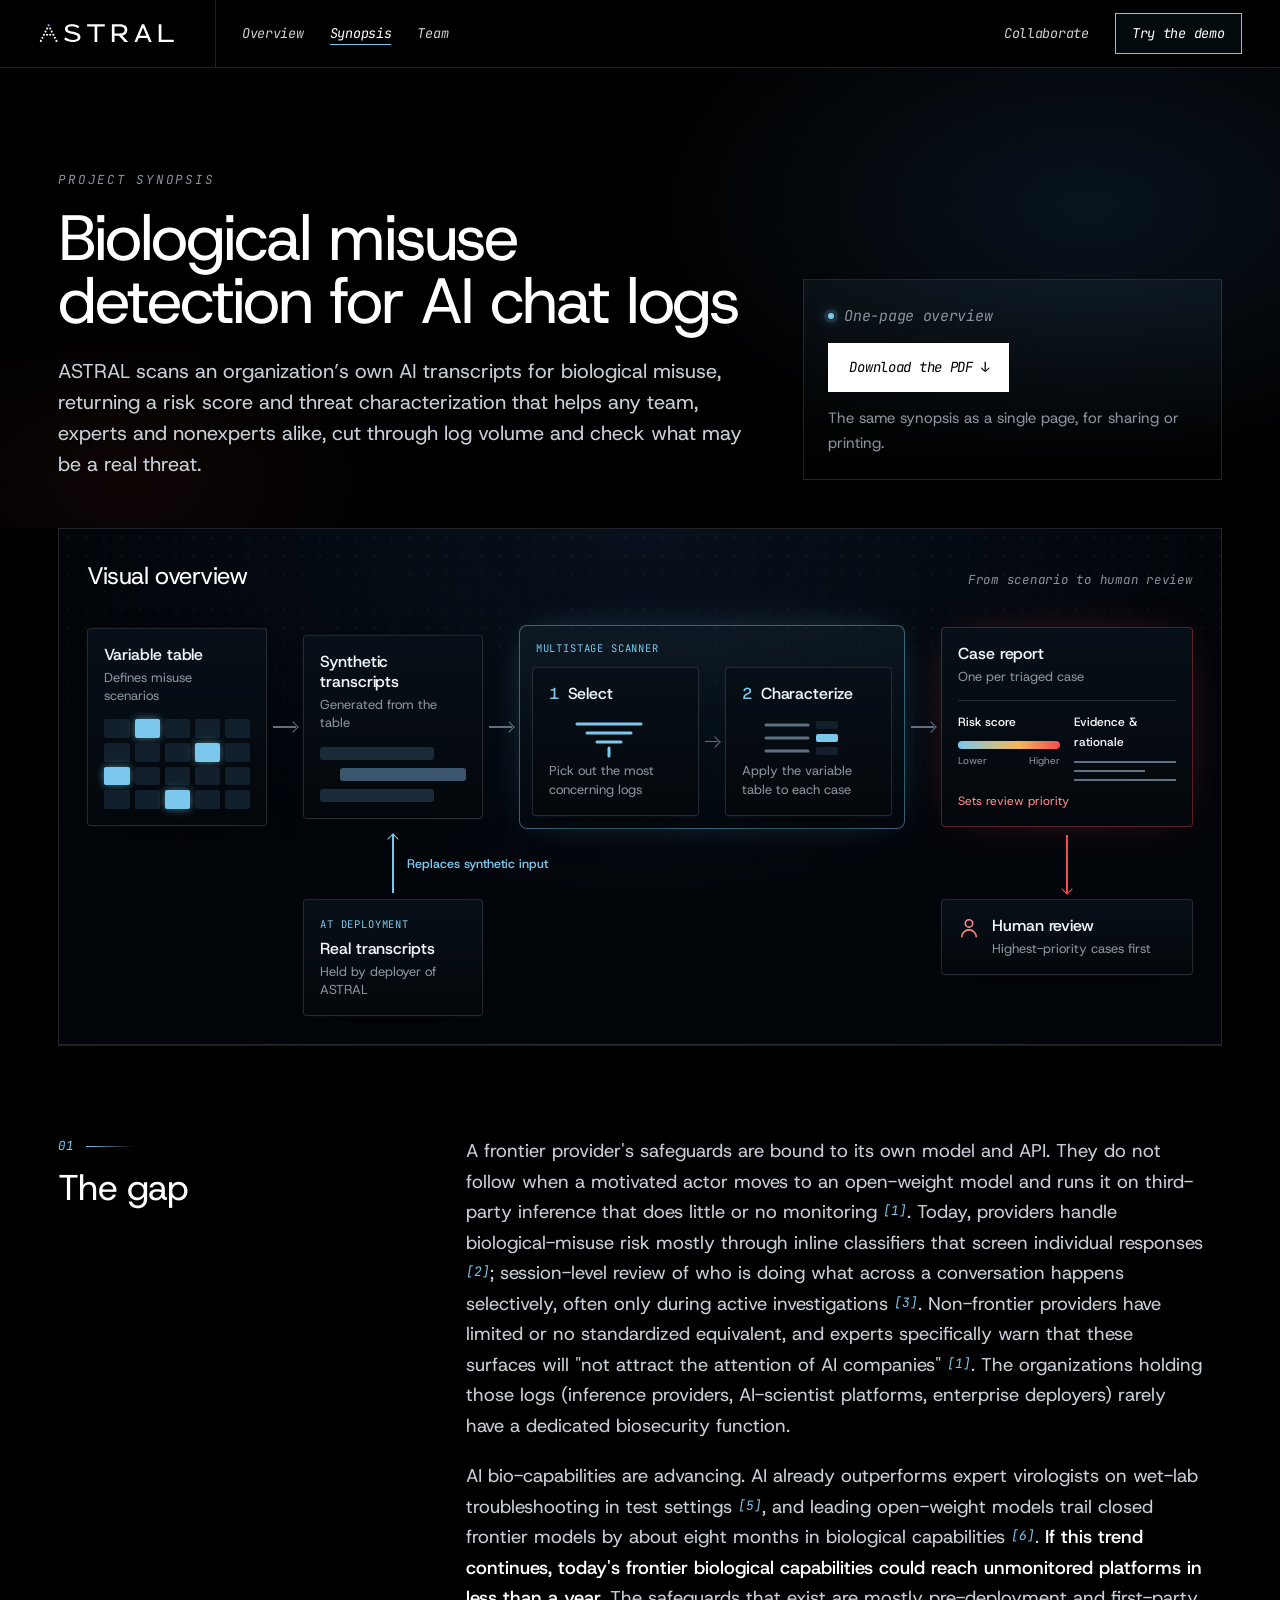
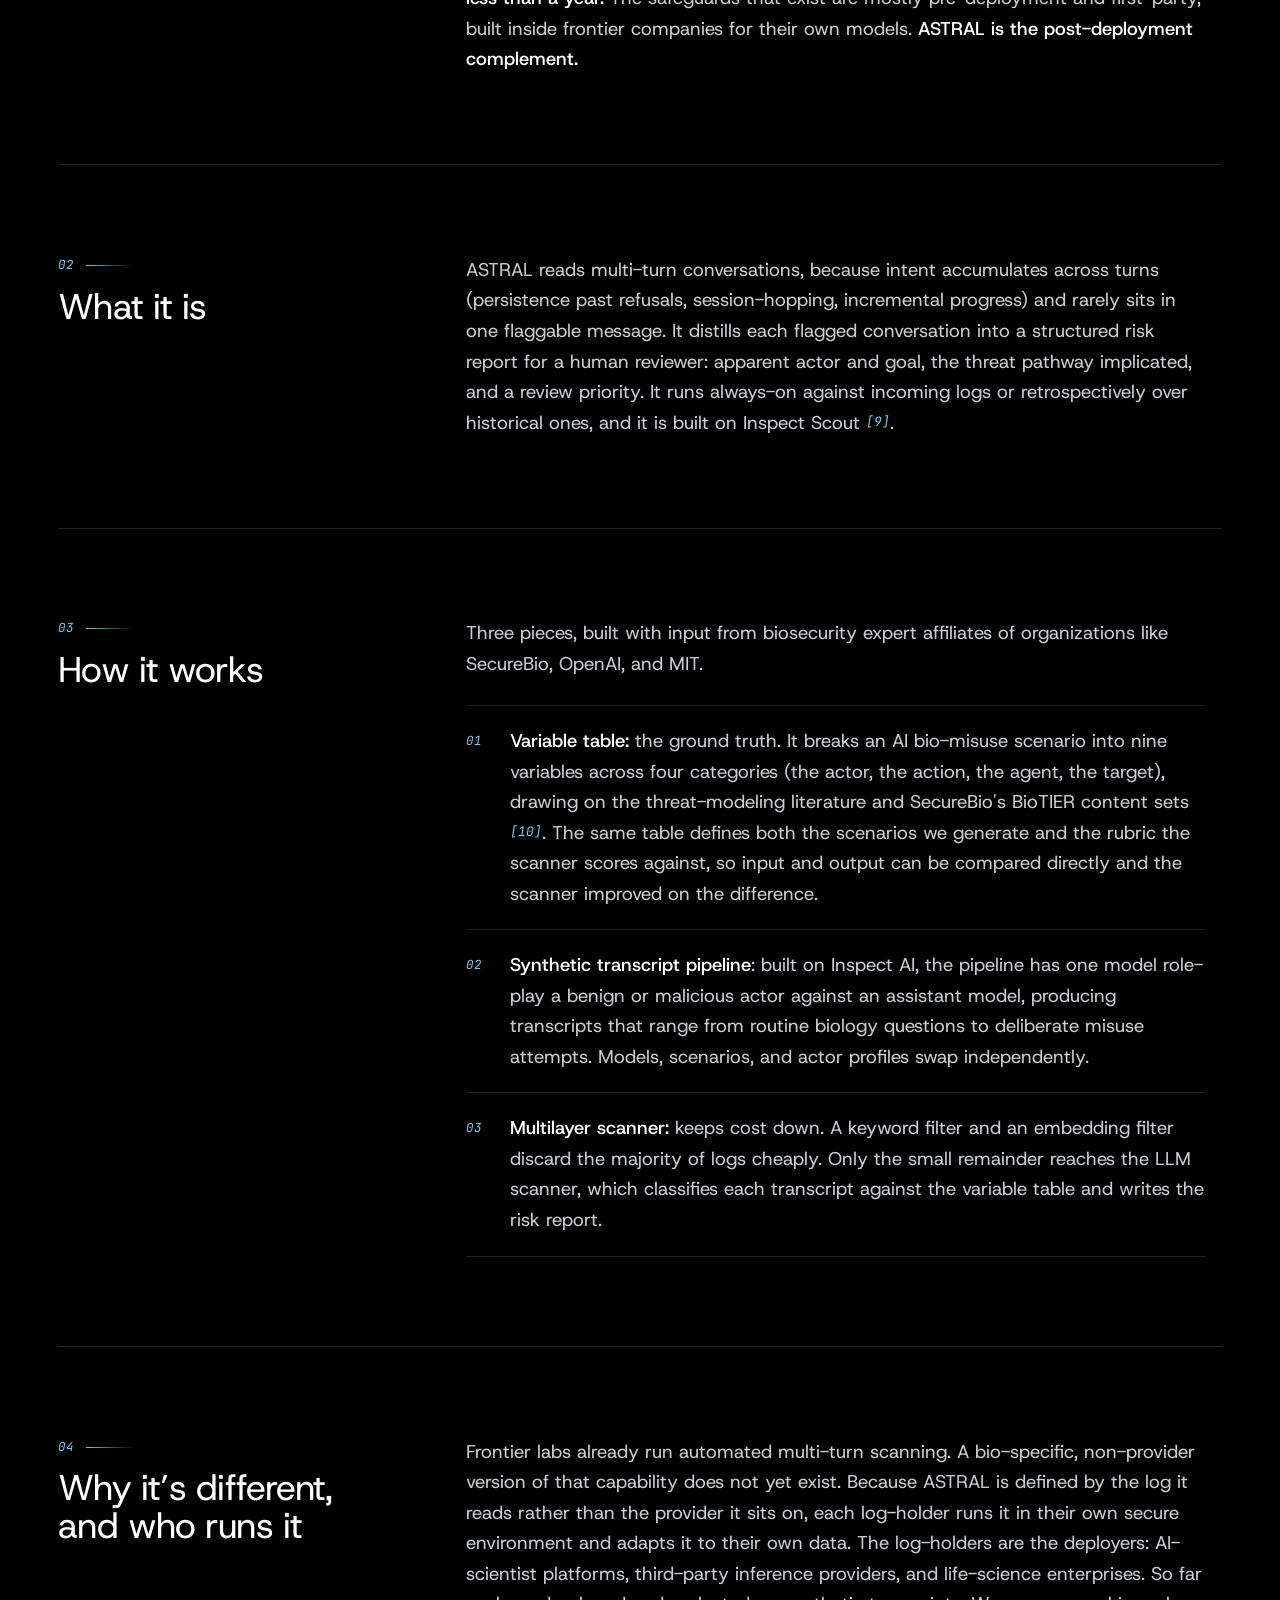
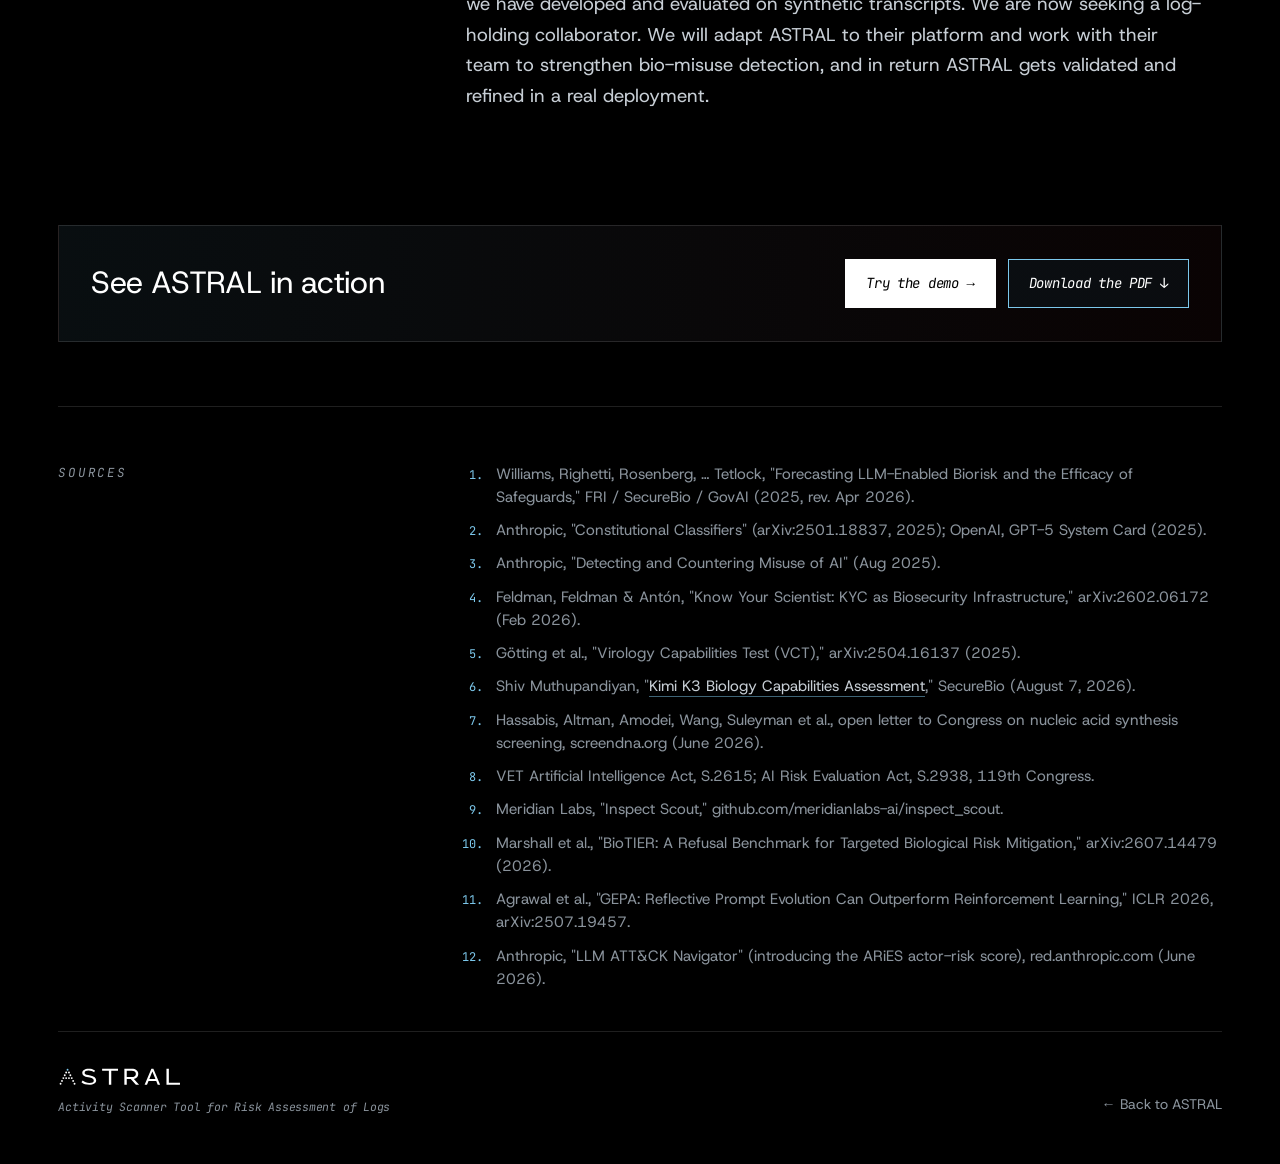
<file: docs/synopsis.html>
<!doctype html>
<html lang="en">
<head>
<meta charset="utf-8"><meta name="viewport" content="width=device-width, initial-scale=1">
<meta name="theme-color" content="#000000">
<meta name="robots" content="index, follow">
<link rel="canonical" href="https://astral.detection.bio/synopsis">
<meta name="description" content="The gap ASTRAL addresses, how it works, who runs it, and sources, with a visual overview and the one-page PDF.">
<meta property="og:type" content="website">
<meta property="og:site_name" content="ASTRAL">
<meta property="og:title" content="ASTRAL — Project synopsis">
<meta property="og:description" content="The gap ASTRAL addresses, how it works, who runs it, and sources, with a visual overview and the one-page PDF.">
<meta property="og:url" content="https://astral.detection.bio/synopsis">
<meta property="og:image" content="https://astral.detection.bio/assets/social-preview.png?v=82f3824914d1">
<meta property="og:image:width" content="1200">
<meta property="og:image:height" content="630">
<meta property="og:image:alt" content="ASTRAL: biological misuse detection for AI chat logs, beside a nebula of blue, violet and teal gas">
<meta name="twitter:card" content="summary_large_image">
<meta name="twitter:image" content="https://astral.detection.bio/assets/social-preview.png?v=82f3824914d1">
<link rel="icon" href="assets/favicon.svg" type="image/svg+xml">
<link rel="icon" href="assets/favicon.ico" sizes="32x32">
<link rel="apple-touch-icon" href="assets/apple-touch-icon.png">
<title>ASTRAL — Project synopsis</title>
<link rel="stylesheet" href="fonts.css?v=89ebba103f18">
<link rel="stylesheet" href="figures.css?v=d485fb418f21">
<style>
/* Layout: a reading page in the new site's style. Title and download first, then the redrawn visual overview,
   then the four sections as number-and-heading on the left with prose on the right, then sources. */
:root{
  --bg:#000; --ink:#f4f7fa; --text:#c7ced5; --muted:#8a939c; --faint:#59626b;
  --line:rgba(255,255,255,.12); --line-2:rgba(255,255,255,.2);
  --ice:#7cc8ec; --ice-deep:#0e2a36; --amber:#f4b856; --red:#f24b50;
  --sans:'Host Grotesk','Helvetica Neue',Arial,sans-serif;
  --mono:'JetBrains Mono',ui-monospace,Menlo,monospace;
  --gutter:clamp(20px,3vw,40px); --max:1240px;
  color-scheme:dark;
  --fig-font:var(--sans); --fig-mono:var(--mono);
  --fig-surface:linear-gradient(180deg,#071018,#03070b); --fig-surface-2:rgba(124,200,236,.03);
  --fig-border:rgba(255,255,255,.12); --fig-border-strong:rgba(124,200,236,.45);
  --fig-ink:#f4f7fa; --fig-muted:#8a939c; --fig-accent:#7cc8ec;
  --fig-line:#5f7080; --fig-dot:#9fb6c8; --fig-cell:#11202c; --fig-bar:#1a2a38; --fig-bar-strong:#3c566c;
  --fig-meter:linear-gradient(90deg,#7cc8ec,#f4b856 60%,#f24b50); --fig-radius:4px; --fig-strong:500;
}
*{box-sizing:border-box}
html{scroll-behavior:smooth}
body{margin:0;background:var(--bg);color:var(--text);font-family:var(--sans);font-size:18.5px;line-height:1.65;-webkit-font-smoothing:antialiased;overflow-x:clip}
a{color:inherit;text-decoration:none}
h1,h2,h3,p{margin:0}
.i{font-family:var(--mono);font-style:italic;font-weight:400;letter-spacing:-.02em}
.skip-link{position:absolute;left:12px;top:-80px;z-index:40;background:#fff;color:#000;padding:10px 14px;font-size:14px}.skip-link:focus{top:12px}
a:focus-visible{outline:2px solid var(--ice);outline-offset:3px}
strong{color:#fff;font-weight:500}
.wrap{max-width:var(--max);margin:0 auto;padding-inline:var(--gutter)}
.site-header{position:sticky;top:0;z-index:20;height:68px;display:flex;align-items:stretch;border-bottom:1px solid var(--line);background:rgba(0,0,0,.82);backdrop-filter:blur(10px);-webkit-backdrop-filter:blur(10px)}
.brand{display:flex;align-items:center;padding:0 var(--gutter);border-right:1px solid var(--line)}
.logo{width:138px;height:auto;display:block}.logo-apex{fill:var(--ice)}.logo-dots circle,.logo-type{fill:#fff}
.site-header nav{display:flex;align-items:center;gap:26px;padding:0 26px;font-size:13.5px;color:#fff}
.site-header nav.right{margin-left:auto;padding-right:var(--gutter)}
.site-header nav a:not(.btn){opacity:.82}.site-header nav a:not(.btn):hover,.site-header nav a[aria-current]{opacity:1}
.site-header nav a[aria-current]{border-bottom:1px solid var(--ice)}
.btn{display:inline-flex;align-items:center;gap:10px;border:1px solid var(--ice);padding:8px 16px;font-size:13.5px;color:#fff;background:rgba(14,42,54,.25);transition:background .2s}
.btn:hover{background:var(--ice-deep)}
.btn.solid{background:#fff;color:#000;border-color:#fff}.btn.solid:hover{background:var(--ice);border-color:var(--ice)}
.btn.lg{padding:12px 20px;font-size:14px}

.intro{position:relative;padding-block:clamp(64px,8vw,112px) 48px;display:grid;grid-template-columns:minmax(0,1.25fr) minmax(0,.75fr);gap:48px;align-items:end}
.intro::before{content:"";position:absolute;inset:0 calc(50% - 50vw);z-index:-1;background:radial-gradient(50% 80% at 85% 30%,rgba(40,90,140,.22),transparent 70%),radial-gradient(30% 50% at 10% 90%,rgba(242,75,80,.06),transparent 70%)}
.eyebrow{font-size:12.5px;letter-spacing:.14em;text-transform:uppercase;color:var(--muted)}
.intro h1{margin-top:16px;font-weight:400;font-size:clamp(40px,5vw,72px);line-height:.98;letter-spacing:-.04em;color:#fff;text-wrap:balance}
.intro .tldr{margin-top:24px;font-size:20px;line-height:1.55;color:var(--text);max-width:36em}
.intro .side{display:grid;gap:14px;justify-items:start;padding:24px;border:1px solid var(--line);background:linear-gradient(180deg,rgba(124,200,236,.06),rgba(0,0,0,0))}
.intro .side p{font-size:15px;color:var(--muted)}
.intro .kicker{display:flex;align-items:center;gap:10px;font-size:12.5px;color:var(--muted)}
.intro .kicker::before{content:"";width:6px;height:6px;border-radius:50%;background:var(--ice);box-shadow:0 0 0 4px rgba(124,200,236,.14),0 0 14px rgba(124,200,236,.8)}

.overview{margin:0;padding:28px;border:1px solid var(--line);background:radial-gradient(80% 120% at 50% 0%,rgba(40,90,140,.14),transparent 60%),#02050a;position:relative}
.overview::before{content:"";position:absolute;inset:0;pointer-events:none;background-image:radial-gradient(rgba(124,200,236,.16) 1px,transparent 1.2px);background-size:18px 18px;-webkit-mask-image:linear-gradient(180deg,#000,transparent 70%);mask-image:linear-gradient(180deg,#000,transparent 70%);opacity:.5}
.overview figcaption{position:relative;display:flex;justify-content:space-between;align-items:baseline;gap:16px;margin-bottom:28px}
.overview figcaption h2{font-weight:400;font-size:24px;letter-spacing:-.02em;color:#fff}
.overview figcaption span{font-size:12.5px;color:var(--muted)}
.overview .ov{position:relative}
.ov-node{box-shadow:0 0 0 1px rgba(255,255,255,.02),0 18px 40px -24px rgba(0,0,0,.9)}
.ov-scanner{background:linear-gradient(180deg,rgba(124,200,236,.06),rgba(124,200,236,.01))!important;box-shadow:0 0 40px -18px rgba(124,200,236,.45)}
.ov-grid i.on{box-shadow:0 0 8px rgba(124,200,236,.6)}
.ov-report{border-color:rgba(242,75,80,.35)!important;box-shadow:0 0 44px -20px rgba(242,75,80,.45)}
.ov-report .ov-note{color:#ff8a8c!important}
.ov-human .ov-person{stroke:#ff8a8c}
.ov-down::before{background:#f24b50}.ov-down::after{border-color:#f24b50}

.sec{display:grid;grid-template-columns:minmax(0,1fr) minmax(0,2.1fr);gap:48px;padding-block:clamp(56px,7vw,96px);border-top:1px solid var(--line)}
.sec:first-of-type{margin-top:clamp(56px,7vw,96px)}
.sec-head{position:sticky;top:96px;align-self:start;display:grid;gap:12px}
.sec-head .num{display:flex;align-items:center;gap:12px;font-size:12.5px;color:var(--ice)}
.sec-head .num::after{content:"";width:48px;height:1px;background:linear-gradient(90deg,var(--ice),transparent)}
.sec-head h2{font-weight:400;font-size:clamp(28px,2.8vw,40px);line-height:1.06;letter-spacing:-.025em;color:#fff;text-wrap:balance}
.prose{display:grid;gap:20px;max-width:40em;min-width:0}
.prose p{color:var(--text)}
.cite{font-family:var(--mono);font-style:italic;font-size:.7em;color:var(--ice);vertical-align:.25em}
.components{list-style:none;margin:6px 0 0;padding:0;display:grid;counter-reset:c}
.components li{counter-increment:c;position:relative;padding:20px 0 20px 44px;border-top:1px solid var(--line)}
.components li:last-child{border-bottom:1px solid var(--line)}
.components li::before{content:counter(c,decimal-leading-zero);position:absolute;left:0;top:25px;font-family:var(--mono);font-style:italic;font-size:12.5px;color:var(--ice)}
.sources{padding-block:56px 40px;border-top:1px solid var(--line);display:grid;grid-template-columns:minmax(0,1fr) minmax(0,2.1fr);gap:48px}
.sources ol{margin:0;padding-left:1.6em;font-size:15px;line-height:1.55;color:var(--muted);display:grid;gap:10px}
.sources li{padding-left:6px;overflow-wrap:anywhere}
.sources li::marker{font-family:var(--mono);font-size:12px;color:var(--ice)}
.sources li:target{color:#fff}
.sources a{color:#c7ced5;border-bottom:1px solid rgba(124,200,236,.5)}.sources a:hover{color:#fff}
.end{display:flex;flex-wrap:wrap;gap:16px 24px;align-items:center;justify-content:space-between;padding:32px;margin-block:24px 64px;border:1px solid var(--line);background:linear-gradient(90deg,rgba(124,200,236,.07),rgba(242,75,80,.04))}
.end h2{font-weight:400;font-size:clamp(24px,2.4vw,32px);letter-spacing:-.02em;color:#fff}
.end .acts{display:flex;flex-wrap:wrap;gap:12px}
.site-footer{display:flex;justify-content:space-between;align-items:flex-end;gap:24px;padding-block:32px 48px;border-top:1px solid var(--line);font-size:14px;color:var(--muted)}
.site-footer .brand{flex-direction:column;align-items:flex-start;gap:8px;padding:0;border:0}
.site-footer .logo{width:124px}
@media (max-width:900px){
  .site-header nav{display:none}.site-header nav.right{display:flex;padding:0 20px}.site-header nav.right a:not(.btn){display:none}.brand{border-right:0}
  .intro,.sec,.sources{grid-template-columns:minmax(0,1fr);gap:24px}
  .sec-head{position:static}
  .overview{padding:18px}
  .site-footer{flex-direction:column;align-items:flex-start}
}
@media (prefers-reduced-motion:reduce){html{scroll-behavior:auto}}
</style>
</head>
<body>
<a class="skip-link" href="#title">Skip to content</a>
<header class="site-header">
  <a class="brand" href="./" aria-label="ASTRAL home"><svg class="logo" viewBox="0 0 312 64" role="img" aria-label="ASTRAL"><g transform="translate(1.46,10.17) scale(0.704)"><circle class="logo-apex" cx="32" cy="6" r="3.4"/><g class="logo-dots"><circle cx="27" cy="16" r="3.4"/><circle cx="37" cy="16" r="3.4"/><circle cx="22" cy="26" r="3.4"/><circle cx="42" cy="26" r="3.4"/><circle cx="17" cy="36" r="3.4"/><circle cx="27" cy="36" r="3.4"/><circle cx="37" cy="36" r="3.4"/><circle cx="47" cy="36" r="3.4"/><circle cx="12" cy="46" r="3.4"/><circle cx="52" cy="46" r="3.4"/><circle cx="7" cy="56" r="3.4"/><circle cx="57" cy="56" r="3.4"/></g></g><g class="logo-type"><g transform="translate(58,9)"><path d="M35 6C30 2 25 1 19 1 9 1 3 6 3 13c0 7 5 10 15 12l4 1c7 2 10 4 10 8 0 5-4 7-11 7-7 0-12-3-17-7l-3 5c5 5 12 7 20 7 10 0 17-5 17-12 0-8-5-11-15-14l-5-1c-7-2-9-3-9-7 0-4 4-6 10-6 5 0 10 2 14 5Z" transform="translate(0,2.11) scale(1,.889)"/></g><g transform="translate(111,9)"><path d="M0 3h40v5H23v35h-6V8H0Z"/></g><g transform="translate(164,9)"><path fill-rule="evenodd" d="M3 3h18c11 0 17 5 17 13 0 6-4 11-11 13l13 14h-8L19 29H9v14H3Zm6 5v16h12c7 0 11-3 11-8s-4-8-11-8Z"/></g><g transform="translate(217,9)"><path d="M1 43 18 3h5l17 40h-6L20.5 10 7 43Z M10 29h21v5H10Z"/></g><g transform="translate(270,9)"><path d="M3 3h6v35h28v5H3Z"/></g></g></svg></a>
  <nav class="i"><a href="./">Overview</a><a href="synopsis" aria-current="page">Synopsis</a><a href="./#team">Team</a></nav>
  <nav class="i right"><a href="./#contact">Collaborate</a><a class="btn" href="demo/">Try the demo</a></nav>
</header>
<main class="wrap">
  <section class="intro" aria-labelledby="title">
    <div>
      <p class="eyebrow i">Project synopsis</p>
      <h1 id="title">Biological misuse detection for AI chat logs</h1>
      <p class="tldr">ASTRAL scans an organization’s own AI transcripts for biological misuse, returning a risk score and threat characterization that helps any team, experts and nonexperts alike, cut through log volume and check what may be a real threat.</p>
    </div>
    <aside class="side" aria-label="Download">
      <p class="kicker i">One-page overview</p>
      <a class="btn solid lg i" href="ASTRAL-project-overview.pdf?v=16b8cfda8584" download>Download the PDF ↓</a>
      <p>The same synopsis as a single page, for sharing or printing.</p>
    </aside>
  </section>

  <figure class="overview" aria-labelledby="ov-title">
    <figcaption><h2 id="ov-title">Visual overview</h2><span class="i">From scenario to human review</span></figcaption>
    <div class="ov" role="img" aria-label="The variable table defines misuse scenarios and generates synthetic transcripts. At deployment, real transcripts held by the deployer of ASTRAL replace the synthetic input. The multistage scanner selects concerning logs and characterizes each case using the variable table. Each triaged case receives a report containing its risk score, evidence and rationale, which sets priority for human review.">
  <div class="ov-node ov-table">
    <h3>Variable table</h3><p>Defines misuse scenarios</p>
    <div class="ov-grid" aria-hidden="true"><i></i><i class="on"></i><i></i><i></i><i></i><i></i><i></i><i></i><i class="on"></i><i></i><i class="on"></i><i></i><i></i><i></i><i></i><i></i><i></i><i class="on"></i><i></i><i></i></div>
  </div>
  <div class="ov-arrow ov-a1" aria-hidden="true"></div>
  <div class="ov-node ov-synth">
    <h3>Synthetic transcripts</h3><p>Generated from the table</p>
    <div class="ov-bars" aria-hidden="true"><i></i><i></i><i></i></div>
  </div>
  <div class="ov-arrow ov-a2" aria-hidden="true"></div>
  <div class="ov-scanner">
    <span class="ov-tag">Multistage scanner</span>
    <div class="ov-steps">
      <div class="ov-node ov-step"><h3><b>1</b> Select</h3>
        <svg class="ov-icon" viewBox="0 0 80 40" aria-hidden="true"><path d="M8 6h64M18 15h44M28 24h24M40 30v8"/></svg>
        <p>Pick out the most concerning logs</p></div>
      <div class="ov-arrow ov-a3" aria-hidden="true"></div>
      <div class="ov-node ov-step"><h3><b>2</b> Characterize</h3>
        <svg class="ov-icon" viewBox="0 0 80 40" aria-hidden="true"><path d="M4 7h42M4 20h42M4 33h42"/><rect x="54" y="3" width="22" height="8" rx="2"/><rect class="hl" x="54" y="16" width="22" height="8" rx="2"/><rect x="54" y="29" width="22" height="8" rx="2"/></svg>
        <p>Apply the variable table to each case</p></div>
    </div>
  </div>
  <div class="ov-arrow ov-a4" aria-hidden="true"></div>
  <div class="ov-node ov-report">
    <h3>Case report</h3><p>One per triaged case</p>
    <div class="ov-report-body" aria-hidden="true">
      <div><span class="ov-k">Risk score</span><i class="ov-meter"></i><span class="ov-scale"><small>Lower</small><small>Higher</small></span></div>
      <div><span class="ov-k">Evidence &amp; rationale</span><i class="ov-line"></i><i class="ov-line s"></i><i class="ov-line"></i></div>
    </div>
    <p class="ov-note">Sets review priority</p>
  </div>
  <div class="ov-up" aria-hidden="true"><span>Replaces synthetic input</span></div>
  <div class="ov-node ov-real"><span class="ov-tag">At deployment</span><h3>Real transcripts</h3><p>Held by deployer of ASTRAL</p></div>
  <div class="ov-down" aria-hidden="true"></div>
  <div class="ov-node ov-human">
    <svg class="ov-person" viewBox="0 0 24 24" aria-hidden="true"><circle cx="12" cy="7" r="4"/><path d="M4 22c0-4.4 3.6-8 8-8s8 3.6 8 8"/></svg>
    <div><h3>Human review</h3><p>Highest-priority cases first</p></div>
  </div>
</div>
  </figure>

  <section class="sec" aria-labelledby="s01">
    <header class="sec-head"><p class="num i">01</p><h2 id="s01">The gap</h2></header>
    <div class="prose">
<p>A frontier provider&#x27;s safeguards are bound to its own model and API. They do not follow when a motivated actor moves to an open-weight model and runs it on third-party inference that does little or no monitoring <a class="cite" href="#src-1">[1]</a>. Today, providers handle biological-misuse risk mostly through inline classifiers that screen individual responses <a class="cite" href="#src-2">[2]</a>; session-level review of who is doing what across a conversation happens selectively, often only during active investigations <a class="cite" href="#src-3">[3]</a>. Non-frontier providers have limited or no standardized equivalent, and experts specifically warn that these surfaces will &quot;not attract the attention of AI companies&quot; <a class="cite" href="#src-1">[1]</a>. The organizations holding those logs (inference providers, AI-scientist platforms, enterprise deployers) rarely have a dedicated biosecurity function.</p>
<p>AI bio-capabilities are advancing. AI already outperforms expert virologists on wet-lab troubleshooting in test settings <a class="cite" href="#src-5">[5]</a>, and leading open-weight models trail closed frontier models by about eight months in biological capabilities <a class="cite" href="#src-6">[6]</a>. <strong>If this trend continues, today&#x27;s frontier biological capabilities could reach unmonitored platforms in less than a year.</strong> The safeguards that exist are mostly pre-deployment and first-party, built inside frontier companies for their own models. <strong>ASTRAL is the post-deployment complement.</strong></p>
    </div>
  </section>
  <section class="sec" aria-labelledby="s02">
    <header class="sec-head"><p class="num i">02</p><h2 id="s02">What it is</h2></header>
    <div class="prose">
<p>ASTRAL reads multi-turn conversations, because intent accumulates across turns (persistence past refusals, session-hopping, incremental progress) and rarely sits in one flaggable message. It distills each flagged conversation into a structured risk report for a human reviewer: apparent actor and goal, the threat pathway implicated, and a review priority. It runs always-on against incoming logs or retrospectively over historical ones, and it is built on Inspect Scout <a class="cite" href="#src-9">[9]</a>. </p>
    </div>
  </section>
  <section class="sec" aria-labelledby="s03">
    <header class="sec-head"><p class="num i">03</p><h2 id="s03">How it works</h2></header>
    <div class="prose">
<p>Three pieces, built with input from biosecurity expert affiliates of organizations like SecureBio, OpenAI, and MIT. </p><ol class="components"><li><strong>Variable table: </strong>the ground truth. It breaks an AI bio-misuse scenario into nine variables across four categories (the actor, the action, the agent, the target), drawing on the threat-modeling literature and SecureBio&#x27;s BioTIER content sets <a class="cite" href="#src-10">[10]</a>. The same table defines both the scenarios we generate and the rubric the scanner scores against, so input and output can be compared directly and the scanner improved on the difference.</li>
<li><strong>Synthetic transcript pipeline</strong>: built on Inspect AI, the pipeline has one model role-play a benign or malicious actor against an assistant model, producing transcripts that range from routine biology questions to deliberate misuse attempts. Models, scenarios, and actor profiles swap independently. </li>
<li><strong>Multilayer scanner:</strong> keeps cost down. A keyword filter and an embedding filter discard the majority of logs cheaply. Only the small remainder reaches the LLM scanner, which classifies each transcript against the variable table and writes the risk report. </li>
</ol>
    </div>
  </section>
  <section class="sec" aria-labelledby="s04">
    <header class="sec-head"><p class="num i">04</p><h2 id="s04">Why it’s different, and who runs it</h2></header>
    <div class="prose">
<p>Frontier labs already run automated multi-turn scanning. A bio-specific, non-provider version of that capability does not yet exist. Because ASTRAL is defined by the log it reads rather than the provider it sits on, each log-holder runs it in their own secure environment and adapts it to their own data. The log-holders are the deployers: AI-scientist platforms, third-party inference providers, and life-science enterprises. So far we have developed and evaluated on synthetic transcripts. We are now seeking a log-holding collaborator. We will adapt ASTRAL to their platform and work with their team to strengthen bio-misuse detection, and in return ASTRAL gets validated and refined in a real deployment.</p>
    </div>
  </section>

  <div class="end">
    <h2>See ASTRAL in action</h2>
    <div class="acts"><a class="btn solid lg i" href="demo/">Try the demo →</a><a class="btn lg i" href="ASTRAL-project-overview.pdf?v=16b8cfda8584" download>Download the PDF ↓</a></div>
  </div>

  <section class="sources" id="sources" aria-labelledby="sources-title">
    <h2 id="sources-title" class="eyebrow i">Sources</h2>
    <ol>
      <li id="src-1">Williams, Righetti, Rosenberg, … Tetlock, &quot;Forecasting LLM-Enabled Biorisk and the Efficacy of Safeguards,&quot; FRI / SecureBio / GovAI (2025, rev. Apr 2026).</li>
      <li id="src-2">Anthropic, &quot;Constitutional Classifiers&quot; (arXiv:2501.18837, 2025); OpenAI, GPT-5 System Card (2025).</li>
      <li id="src-3">Anthropic, &quot;Detecting and Countering Misuse of AI&quot; (Aug 2025).</li>
      <li id="src-4">Feldman, Feldman &amp; Antón, &quot;Know Your Scientist: KYC as Biosecurity Infrastructure,&quot; arXiv:2602.06172 (Feb 2026).</li>
      <li id="src-5">Götting et al., &quot;Virology Capabilities Test (VCT),&quot; arXiv:2504.16137 (2025).</li>
      <li id="src-6">Shiv Muthupandiyan, &quot;<a href="https://securebio.org/blog/kimi-k3-biology-capabilities-assessment/">Kimi K3 Biology Capabilities Assessment</a>,&quot; SecureBio (August 7, 2026).</li>
      <li id="src-7">Hassabis, Altman, Amodei, Wang, Suleyman et al., open letter to Congress on nucleic acid synthesis screening, screendna.org (June 2026).</li>
      <li id="src-8">VET Artificial Intelligence Act, S.2615; AI Risk Evaluation Act, S.2938, 119th Congress.</li>
      <li id="src-9">Meridian Labs, &quot;Inspect Scout,&quot; github.com/meridianlabs-ai/inspect_scout.</li>
      <li id="src-10">Marshall et al., &quot;BioTIER: A Refusal Benchmark for Targeted Biological Risk Mitigation,&quot; arXiv:2607.14479 (2026).</li>
      <li id="src-11">Agrawal et al., &quot;GEPA: Reflective Prompt Evolution Can Outperform Reinforcement Learning,&quot; ICLR 2026, arXiv:2507.19457.</li>
      <li id="src-12">Anthropic, &quot;LLM ATT&amp;CK Navigator&quot; (introducing the ARiES actor-risk score), red.anthropic.com (June 2026).</li>
    </ol>
  </section>

  <footer class="site-footer">
    <a class="brand" href="./"><svg class="logo" viewBox="0 0 312 64" role="img" aria-label="ASTRAL"><g transform="translate(1.46,10.17) scale(0.704)"><circle class="logo-apex" cx="32" cy="6" r="3.4"/><g class="logo-dots"><circle cx="27" cy="16" r="3.4"/><circle cx="37" cy="16" r="3.4"/><circle cx="22" cy="26" r="3.4"/><circle cx="42" cy="26" r="3.4"/><circle cx="17" cy="36" r="3.4"/><circle cx="27" cy="36" r="3.4"/><circle cx="37" cy="36" r="3.4"/><circle cx="47" cy="36" r="3.4"/><circle cx="12" cy="46" r="3.4"/><circle cx="52" cy="46" r="3.4"/><circle cx="7" cy="56" r="3.4"/><circle cx="57" cy="56" r="3.4"/></g></g><g class="logo-type"><g transform="translate(58,9)"><path d="M35 6C30 2 25 1 19 1 9 1 3 6 3 13c0 7 5 10 15 12l4 1c7 2 10 4 10 8 0 5-4 7-11 7-7 0-12-3-17-7l-3 5c5 5 12 7 20 7 10 0 17-5 17-12 0-8-5-11-15-14l-5-1c-7-2-9-3-9-7 0-4 4-6 10-6 5 0 10 2 14 5Z" transform="translate(0,2.11) scale(1,.889)"/></g><g transform="translate(111,9)"><path d="M0 3h40v5H23v35h-6V8H0Z"/></g><g transform="translate(164,9)"><path fill-rule="evenodd" d="M3 3h18c11 0 17 5 17 13 0 6-4 11-11 13l13 14h-8L19 29H9v14H3Zm6 5v16h12c7 0 11-3 11-8s-4-8-11-8Z"/></g><g transform="translate(217,9)"><path d="M1 43 18 3h5l17 40h-6L20.5 10 7 43Z M10 29h21v5H10Z"/></g><g transform="translate(270,9)"><path d="M3 3h6v35h28v5H3Z"/></g></g></svg><span class="i" style="font-size:11.5px">Activity Scanner Tool for Risk Assessment of Logs</span></a>
    <a href="./">← Back to ASTRAL</a>
  </footer>
</main>
</body>
</html>
</file>
<file: docs/fonts.css>
/* Host Grotesk and JetBrains Mono, self-hosted (SIL Open Font License). Paths are relative to this file. */
@font-face{font-family:'Host Grotesk';font-style:italic;font-weight:300 800;font-display:swap;src:url(assets/fonts/HostGrotesk-italic-300_800.woff2) format('woff2');unicode-range:U+0000-00FF, U+0131, U+0152-0153, U+02BB-02BC, U+02C6, U+02DA, U+02DC, U+0304, U+0308, U+0329, U+2000-206F, U+20AC, U+2122, U+2191, U+2193, U+2212, U+2215, U+FEFF, U+FFFD}
@font-face{font-family:'Host Grotesk';font-style:normal;font-weight:300 800;font-display:swap;src:url(assets/fonts/HostGrotesk-normal-300_800.woff2) format('woff2');unicode-range:U+0000-00FF, U+0131, U+0152-0153, U+02BB-02BC, U+02C6, U+02DA, U+02DC, U+0304, U+0308, U+0329, U+2000-206F, U+20AC, U+2122, U+2191, U+2193, U+2212, U+2215, U+FEFF, U+FFFD}
@font-face{font-family:'JetBrains Mono';font-style:italic;font-weight:100 800;font-display:swap;src:url(assets/fonts/JetBrainsMono-italic-100_800.woff2) format('woff2');unicode-range:U+0000-00FF, U+0131, U+0152-0153, U+02BB-02BC, U+02C6, U+02DA, U+02DC, U+0304, U+0308, U+0329, U+2000-206F, U+20AC, U+2122, U+2191, U+2193, U+2212, U+2215, U+FEFF, U+FFFD}
@font-face{font-family:'JetBrains Mono';font-style:normal;font-weight:100 800;font-display:swap;src:url(assets/fonts/JetBrainsMono-normal-100_800.woff2) format('woff2');unicode-range:U+0000-00FF, U+0131, U+0152-0153, U+02BB-02BC, U+02C6, U+02DA, U+02DC, U+0304, U+0308, U+0329, U+2000-206F, U+20AC, U+2122, U+2191, U+2193, U+2212, U+2215, U+FEFF, U+FFFD}
</file>
<file: docs/demo/style.css>
/* ASTRAL scanner demo. Visual language follows the ASTRAL website: black ground with a faint blue glow,
   Host Grotesk text with JetBrains Mono italic labels, ice-blue accents, square-edged panels on thin lines,
   and the site's priority colours for risk: ice #7cc8ec → amber #f4b856 → red #f24b50.
   Stopped cases have no score and stay gray. Colour is never the only cue: every score has a number and label. */

@font-face{font-family:'Host Grotesk';font-style:normal;font-weight:300 800;font-display:swap;src:url(../assets/fonts/HostGrotesk-normal-300_800.woff2) format('woff2')}
@font-face{font-family:'JetBrains Mono';font-style:italic;font-weight:100 800;font-display:swap;src:url(../assets/fonts/JetBrainsMono-italic-100_800.woff2) format('woff2')}
@font-face{font-family:'JetBrains Mono';font-style:normal;font-weight:100 800;font-display:swap;src:url(../assets/fonts/JetBrainsMono-normal-100_800.woff2) format('woff2')}

:root{
  --risk-low:#7cc8ec;--risk-mid:#f4b856;--risk-high:#f26e64;--signal:#f24b50;
  --risk-gradient:linear-gradient(90deg,#7cc8ec,#f4b856 50%,#f24b50);
  --ink-on-risk:#000;
  --sans:'Host Grotesk','Helvetica Neue',Arial,sans-serif;
  --mono:'JetBrains Mono',ui-monospace,Menlo,Consolas,monospace;
  --gutter:clamp(18px,3vw,40px);
}
:root{
  color-scheme:dark;
  --bg:#000;--frame:#000;--panel:#05090d;--panel2:#0b1218;--raised:#0f1820;
  --text:#c7ced5;--strong:#f4f7fa;--muted:#8a939c;--dim:#6b757e;
  --line:rgba(255,255,255,.12);--line2:rgba(255,255,255,.22);
  --accent:#7cc8ec;--accent-text:#7cc8ec;--accent-panel:rgba(124,200,236,.08);
  --stop-kw:#3f4a54;--stop-concept:#7f8c98;--warn:#f4b856;--danger:#f24b50;
  --user-bubble:rgba(124,200,236,.07);--assistant-bubble:#0b1218;
  --shadow:none;
}

*{box-sizing:border-box}
html{font-size:17px}
body{margin:0;background:radial-gradient(70% 50% at 85% -10%,rgba(40,90,140,.22),transparent 70%) no-repeat,var(--bg);color:var(--text);font-family:var(--sans);line-height:1.55;-webkit-font-smoothing:antialiased}
a{color:var(--accent-text)}
[hidden]{display:none!important}
:focus-visible{outline:2px solid var(--accent);outline-offset:3px}
.muted{color:var(--muted)}.small{font-size:.82rem}
code{font:.8rem var(--mono);background:var(--panel2);padding:1px 5px;border-radius:4px}
pre{white-space:pre-wrap;overflow-wrap:anywhere;margin:0;font:.8rem/1.6 var(--mono)}
h1,h2,h3{margin:0;font-weight:400;letter-spacing:-.025em;color:var(--strong)}
.eyebrow{margin:0 0 6px;font:italic 400 .74rem var(--mono);letter-spacing:.12em;text-transform:uppercase;color:var(--accent-text)}

/* Frame: full width, with the page content held to the site's reading width */
.frame{min-height:100vh;display:flex;flex-direction:column}
main,footer{width:100%;max-width:1320px;margin-inline:auto}
main{flex:1}

/* Header */
.top{position:sticky;top:0;z-index:20;display:flex;align-items:stretch;height:68px;border-bottom:1px solid var(--line);background:linear-gradient(180deg,rgba(0,0,0,.86),rgba(0,0,0,.6));-webkit-backdrop-filter:blur(10px) saturate(1.2);backdrop-filter:blur(10px) saturate(1.2)}
.brand{display:flex;align-items:center;padding:0 var(--gutter);border-right:1px solid var(--line);color:#fff}
.logo{width:138px;height:auto}
.product{display:flex;align-items:center;padding:0 24px;font:italic 400 13.5px var(--mono);letter-spacing:-.02em;color:var(--muted)}
.top nav{display:flex;align-items:center;gap:26px;margin-left:auto;padding:0 24px;font:italic 400 13.5px var(--mono);letter-spacing:-.02em}
.top nav a{text-decoration:none;color:#fff;opacity:.82}.top nav a:hover{opacity:1}
.pill{align-self:center;margin-right:var(--gutter);font:italic 400 12.5px var(--mono);padding:6px 14px;border:1px solid var(--line2);color:var(--muted);white-space:nowrap}
.pill.ok{color:var(--accent-text);border-color:var(--accent)}.pill.ok::before{content:"● "}
.pill.bad{color:var(--danger);border-color:var(--danger)}

main{padding:36px var(--gutter) 64px}

/* Buttons */
button{font:inherit;cursor:pointer}
.primary,.secondary,.nav-button{font:italic 400 14px var(--mono);letter-spacing:-.02em;padding:11px 20px;text-decoration:none;display:inline-block;border:1px solid transparent;transition:background .2s,border-color .2s,color .2s}
.primary{background:#fff;color:#000;border-color:#fff}
.primary:hover:not(:disabled){background:var(--accent);border-color:var(--accent)}
.secondary,.nav-button{background:rgba(14,42,54,.25);color:#fff;border-color:var(--accent)}
.secondary:hover:not(:disabled),.nav-button:hover{background:#0e2a36}
button:disabled{opacity:.4;cursor:default}
.link{background:none;border:0;color:#fff;padding:0 0 2px;border-bottom:1px solid var(--line2);font:italic 400 13.5px var(--mono);letter-spacing:-.02em}
.link:hover{border-color:var(--accent)}

/* Info tooltips */
.info{display:inline-grid;place-items:center;width:18px;height:18px;border-radius:50%;border:1px solid var(--line2);color:var(--muted);font:italic 400 .7rem var(--mono);cursor:help;position:relative;flex:none;vertical-align:middle}
.info:hover,.info:focus{color:var(--accent-text);border-color:var(--accent);outline:none}
.info:hover::after,.info:focus::after{content:attr(data-tip);position:absolute;z-index:20;left:50%;top:calc(100% + 8px);transform:translateX(-50%);width:min(300px,70vw);padding:10px 12px;border-radius:8px;background:var(--raised);border:1px solid var(--line2);color:var(--text);font:400 .8rem/1.45 var(--sans);text-align:left;box-shadow:0 8px 24px rgba(10,14,15,.14)}

/* Steps */
.steps{list-style:none;display:grid;grid-template-columns:repeat(3,1fr);gap:12px;padding:0;margin:0 0 20px}
.steps li{display:flex;align-items:center;gap:12px;padding:12px 16px;border:1px solid var(--line);border-radius:12px;background:var(--panel);color:var(--muted)}
.steps b{flex:none;width:30px;height:30px;border-radius:50%;display:grid;place-items:center;border:1px solid var(--line2);font-size:.85rem}
.steps strong{color:var(--text);font-weight:600;font-size:.98rem;margin-right:auto}
.steps li.current{border-color:var(--accent);background:var(--accent-panel)}
.steps li.current b{background:var(--accent);border-color:var(--accent);color:var(--ink-on-risk)}
.steps li.done b{border-color:var(--accent);color:var(--accent-text);font-size:0}
.steps li.done b::after{content:"✓";font-size:.9rem}

/* Upload */
.panel{padding:20px 22px;border:1px solid var(--line);border-radius:12px;background:var(--panel);margin:0 0 22px}
#dropzone{border:1.5px dashed var(--line2);border-radius:12px;display:flex;flex-direction:column;align-items:center;gap:6px;padding:30px 20px;cursor:pointer;text-align:center}
#dropzone strong{font-size:1.3rem;font-weight:500;color:var(--strong)}
#dropzone>span,#dropzone small{color:var(--muted);font-size:.85rem}
#dropzone small{margin-top:4px}
#dropzone.drag{border-color:var(--accent);background:var(--accent-panel)}
.file-list{list-style:none;padding:0;margin:14px 0 0;display:flex;flex-wrap:wrap;gap:8px}
.file-list li{display:flex;align-items:center;gap:6px;background:var(--panel2);border:1px solid var(--line);border-radius:6px;padding:3px 4px 3px 10px;font-size:.85rem;max-width:100%}
.file-list li span{overflow:hidden;text-overflow:ellipsis;white-space:nowrap}
.remove{background:none;border:0;color:var(--muted);padding:0 6px;font-size:1.05rem;line-height:1}
.remove:hover{color:var(--danger)}
.actions{display:flex;align-items:center;gap:12px;margin-top:16px}
.actions .link{margin-right:auto}
.help{margin-top:14px;border-top:1px solid var(--line);padding-top:12px}
.help p{color:var(--muted);font-size:.88rem;max-width:820px}
.help pre{background:var(--panel2);padding:12px;border-radius:8px}
summary{cursor:pointer;color:var(--accent-text);font-weight:600;font-size:.92rem}
.new-batch{display:flex;align-items:center;justify-content:space-between;gap:12px;flex-wrap:wrap}
.new-batch>span:first-child{color:var(--muted)}
.new-batch-buttons{display:flex;gap:10px;flex-wrap:wrap}
#upload-panel:has(#uploader[hidden]){padding:14px 22px}
.error{color:var(--danger);border:1px solid var(--danger);padding:12px 16px;border-radius:10px;margin:0 0 22px;background:color-mix(in srgb,var(--danger) 8%,transparent)}

/* Results header */
.results-head{display:flex;justify-content:space-between;align-items:flex-end;gap:24px;flex-wrap:wrap}
.results-head h1{font-size:2.1rem;font-weight:300;letter-spacing:-.03em}
.results-head p.muted{margin:4px 0 0;font-size:.92rem}
.metrics{display:flex;gap:30px;margin:0}
.metrics div{text-align:right}
.metrics dt{color:var(--muted);font-size:.76rem}
.metrics dd{margin:0;font-size:1.3rem;font-weight:500;color:var(--strong);font-variant-numeric:tabular-nums}
.progress{height:3px;background:var(--panel2);border-radius:3px;margin:16px 0 0;overflow:hidden}
.progress span{display:block;height:100%;background:var(--accent);transition:width .4s}

/* Filtering summary bar */
.funnel-wrap{margin:24px 0 8px;padding:16px 18px;border:1px solid var(--line);border-radius:12px;background:var(--panel)}
.funnel-caption{display:flex;justify-content:space-between;align-items:center;gap:16px;flex-wrap:wrap;margin-bottom:12px}
.funnel-caption strong{font-weight:600;font-size:.95rem}
.scale-legend{display:inline-flex;align-items:center;gap:8px;font-size:.76rem;color:var(--muted)}
.scale-bar{display:inline-block;width:110px;height:8px;border-radius:4px;background:var(--risk-gradient)}
.funnel{display:flex;gap:3px;height:26px}
.seg{flex:1 1 0;min-width:6px;border-radius:4px;border:0;padding:0;cursor:pointer}
.seg.kw{background:var(--stop-kw)}
.seg.concept{background:var(--stop-concept)}
.seg.unscored{background:repeating-linear-gradient(135deg,var(--line2) 0 5px,transparent 5px 9px);outline:1px solid var(--line2);outline-offset:-1px}
.seg.pending{background:repeating-linear-gradient(90deg,var(--panel2) 0 8px,var(--line) 8px 16px);animation:slide 1.2s linear infinite;background-size:32px 100%}
.seg.error{background:transparent;outline:1px dashed var(--danger);outline-offset:-1px}
@keyframes slide{to{background-position:32px 0}}
@media (prefers-reduced-motion:reduce){.seg.pending{animation:none}}
.funnel-legend{display:flex;flex-wrap:wrap;gap:6px 22px;margin-top:10px}
.legend-item{display:inline-flex;align-items:center;gap:8px;background:none;border:0;padding:2px 0;color:var(--muted);font-size:.86rem}
.legend-item strong{color:var(--text);font-size:1rem;font-weight:600}
.legend-item:hover span.label{color:var(--text);text-decoration:underline}
.swatch{width:12px;height:12px;border-radius:3px;flex:none}
.swatch.kw{background:var(--stop-kw)}.swatch.concept{background:var(--stop-concept)}.swatch.ranked{background:var(--risk-gradient)}
.swatch.unscored{background:repeating-linear-gradient(135deg,var(--line2) 0 3px,transparent 3px 5px);outline:1px solid var(--line2)}
.swatch.pending{background:var(--line)}.swatch.error{outline:1px dashed var(--danger)}

/* Tabs */
.tabs{display:flex;flex-wrap:wrap;gap:4px;border-bottom:1px solid var(--line);margin-top:26px}
.tab{background:none;border:0;border-bottom:2px solid transparent;margin-bottom:-1px;padding:10px 14px;color:var(--muted);font-size:.95rem;font-weight:500;display:inline-flex;gap:8px;align-items:center}
.tab:hover{color:var(--text)}
.tab[aria-selected="true"]{color:var(--strong);border-bottom-color:var(--accent);font-weight:600}
.tab .count{font-size:.76rem;font-weight:600;background:var(--panel2);border:1px solid var(--line);border-radius:999px;padding:0 8px;color:var(--muted)}
.panel-note{margin:14px 0 12px;color:var(--muted);font-size:.9rem}
.panel-note:empty{display:none}

/* Case rows */
.case-list{display:flex;flex-direction:column;gap:10px;margin-top:14px}
.case-card{border:1px solid var(--line);border-radius:12px;background:var(--panel);overflow:hidden}
.case-card:hover{border-color:var(--line2)}
.case-card.recent{border-color:var(--accent)}
.case{display:grid;grid-template-columns:60px minmax(0,1fr) auto;align-items:center;gap:18px;padding:16px 20px;color:inherit;text-decoration:none}
.case:hover .case-name{text-decoration:underline;text-underline-offset:3px}
.rank{font-size:1.5rem;font-weight:300;color:var(--muted);font-variant-numeric:tabular-nums}
.case-main{min-width:0;display:flex;flex-direction:column;gap:6px}
.case-name{font-size:1.06rem;font-weight:600;color:var(--strong);overflow:hidden;text-overflow:ellipsis;white-space:nowrap}
.case-sub{font-size:.86rem;color:var(--muted)}
.case-sub.warn{color:var(--warn)}
.case-sub .mono{font-family:var(--mono);font-size:.8rem}
.chevron{color:var(--dim);font-size:1.2rem}
.case-card.stopped{background:transparent;border-left:4px solid var(--stop-kw)}
.case-card.stopped.concept{border-left-color:var(--stop-concept)}
.case-card.stopped .case{grid-template-columns:minmax(0,1fr) auto;padding:12px 18px}
.case-card.pending .case{grid-template-columns:60px minmax(0,1fr)}
.case-card.scored{border-left:4px solid var(--case-color,var(--line))}

/* Risk badge */
.risk-badge{display:flex;align-items:center;gap:12px;min-width:150px;justify-content:flex-end}
.risk-num{min-width:58px;text-align:center;padding:5px 10px;border-radius:8px;background:var(--case-color);color:var(--ink-on-risk);font-size:1.25rem;font-weight:700;font-variant-numeric:tabular-nums;line-height:1.2}
.risk-tier{font-size:.82rem;color:var(--muted);line-height:1.25;text-align:left}
.risk-tier strong{display:block;color:var(--text);font-size:.9rem}

/* Rating meters */
.rating-line{display:flex;flex-wrap:wrap;gap:4px 16px;font-size:.84rem;color:var(--muted)}
.rating-line>span{display:inline-flex;align-items:center;gap:6px}
.meter{display:inline-flex;gap:3px}
.meter i{width:8px;height:8px;border-radius:50%;background:var(--line2);display:block}
.meter.large i{width:12px;height:12px}

/* Reference dropdowns */
.reference-line{padding:0 20px 12px 98px;font-size:.84rem}
.case-card.stopped .reference-line{padding-left:18px}
.reference-line summary{font-size:.82rem;width:max-content;color:var(--accent-text)}
.reference-line>span{display:block;margin-top:4px;color:var(--text)}

/* Report */
.report-nav{display:flex;align-items:center;gap:16px;flex-wrap:wrap;padding-bottom:16px;border-bottom:1px solid var(--line)}
.back{font-weight:600;text-decoration:none}
.report-nav-buttons{margin-left:auto;display:flex;gap:8px}
.nav-button{padding:7px 14px;font-size:.88rem}
.nav-button.disabled{opacity:.35;pointer-events:none}
.report-grid{display:grid;grid-template-columns:minmax(0,1.15fr) minmax(0,.85fr);gap:34px;margin-top:24px;align-items:start}
.report-head{display:flex;justify-content:space-between;align-items:flex-start;gap:16px}
.report-head h1{font-size:1.9rem;font-weight:400;letter-spacing:-.025em;overflow-wrap:anywhere}
.report-main>*+*{margin-top:22px}
.risk-hero{display:grid;grid-template-columns:auto 1fr;gap:6px 22px;align-items:center;padding:20px 22px;border:1px solid var(--line);border-left:4px solid var(--case-color,var(--line));border-radius:12px;background:var(--panel)}
.risk-hero .risk-num{grid-row:1/3;font-size:2.4rem;padding:10px 18px;border-radius:12px;min-width:104px}
.risk-hero .tier{font-size:1.15rem;font-weight:600;color:var(--strong)}
.risk-hero .tier span{font-weight:400;color:var(--muted);font-size:.95rem}
.hero-scale{position:relative;height:10px;border-radius:5px;background:var(--risk-gradient);margin:6px 0 2px}
.hero-scale .marker{position:absolute;top:-5px;width:4px;height:20px;border-radius:2px;background:var(--strong);box-shadow:0 0 0 2px var(--bg);transform:translateX(-50%)}
.hero-scale-labels{display:flex;justify-content:space-between;font-size:.72rem;color:var(--dim);grid-column:2}
.callout{padding:16px 20px;border:1px solid var(--line);border-left:4px solid var(--stop-kw);border-radius:12px;background:var(--panel);font-size:1rem}
.callout.concept{border-left-color:var(--stop-concept)}
.callout.warn{border-left-color:var(--warn)}
.callout strong{color:var(--strong)}
.journey{list-style:none;display:flex;flex-wrap:wrap;gap:8px 22px;padding:0;margin-left:0;font-size:.88rem;color:var(--muted)}
.journey li{display:inline-flex;align-items:baseline;gap:8px}
.journey strong{color:var(--text);font-weight:600}
.dot{width:10px;height:10px;border-radius:50%;display:inline-block;flex:none;transform:translateY(1px)}
.dot.pass{background:var(--accent)}.dot.stop{background:var(--stop-kw)}.dot.stop.concept{background:var(--stop-concept)}.dot.warn{background:var(--warn)}.dot.skip{background:transparent;border:1.5px solid var(--line2)}
.evidence{display:inline-block;margin:0 8px 0 0;font-size:.86rem}
#report-view details.reference{border:1px solid var(--line);border-radius:12px;padding:12px 20px;background:var(--panel)}
.reference>summary{font-size:.95rem}
.reference[open]>summary{margin-bottom:8px}
.reference>p{margin:0 0 10px}
.facts{display:flex;flex-wrap:wrap;gap:8px 28px;margin:0 0 6px}
.facts dt{font-size:.72rem;color:var(--muted);text-transform:uppercase;letter-spacing:.06em}
.facts dd{margin:0;font-weight:600;overflow-wrap:anywhere}
#scores-section h2,#topics h2{font-size:1.25rem;margin-bottom:12px}
.ratings{border:1px solid var(--line);border-radius:12px;background:var(--panel);overflow:hidden}
.rating{border-top:1px solid var(--line)}
.rating:first-child{border-top:0}
.rating>summary{display:grid;grid-template-columns:200px auto minmax(0,1fr);gap:16px;align-items:center;padding:14px 18px;color:var(--text);font-weight:400;font-size:.95rem;list-style:none}
.rating>summary::-webkit-details-marker{display:none}
.rating>summary:hover{background:var(--panel2)}
.rating-label{font-weight:600;color:var(--strong)}
.rating-label small{display:block;font-weight:400;color:var(--dim);font-family:var(--mono);font-size:.74rem}
.rating-value{color:var(--text)}
.rating-value b{font-variant-numeric:tabular-nums;margin-right:8px}
.rating-body{padding:0 18px 14px 234px;font-size:.88rem;color:var(--muted)}
.rating-body p{margin:0 0 8px;max-width:640px}
.route{border:1px solid var(--line);border-left:4px solid var(--accent);border-radius:12px;background:var(--panel);padding:16px 20px}
.route.route-top{padding:20px 22px}
.route.benign{border-left-color:var(--stop-concept)}
.route-head{display:flex;gap:10px;align-items:baseline;flex-wrap:wrap}
.route-head strong{font-size:1.05rem;color:var(--strong)}
.route .code{font:.78rem var(--mono);color:var(--muted)}
.route p{margin:8px 0;font-size:.92rem}
.route + .route,.more-routes{margin-top:10px}
.more-routes>summary{margin-bottom:10px}
.badge{font-size:.76rem;color:var(--muted);border:1px solid var(--line2);padding:1px 8px;border-radius:999px}
.topic-failure{border:1px solid var(--warn);border-radius:12px;padding:14px 18px;background:color-mix(in srgb,var(--warn) 7%,transparent)}
.topic-failure p{margin:4px 0}.topic-failure .warn{color:var(--warn);font-weight:600}
.topic-failure button{margin-top:10px}
.technical{border-top:1px solid var(--line);padding-top:14px}
.technical h3{font-size:1rem;margin:18px 0 6px}
.technical p{max-width:760px}

/* Conversation panel */
.report-side{position:sticky;top:92px}
.conversation{border:1px solid var(--line);border-radius:12px;background:var(--panel);max-height:calc(100vh - 116px);overflow:auto;padding:16px 18px}
.conversation>h2{font-size:1.05rem;position:sticky;top:-16px;background:var(--panel);padding:4px 0 10px;margin:0;z-index:1}
.turn{margin:10px 0;padding:10px 14px;border-radius:12px;background:var(--assistant-bubble);border:1px solid var(--line);max-width:88%;scroll-margin:70px}
.turn.user{margin-left:auto;background:var(--user-bubble);border-color:color-mix(in srgb,var(--accent) 35%,var(--line))}
.turn.system,.turn.tool{max-width:100%;background:transparent;border-style:dashed}
.turn h4{margin:0 0 4px;font-size:.72rem;font-weight:700;letter-spacing:.06em;text-transform:uppercase;color:var(--dim)}
.turn h4 .speaker{text-transform:none;letter-spacing:0;font-weight:400}
.turn.user h4{color:var(--accent-text)}
.turn pre{font:.92rem/1.55 var(--sans);color:var(--text)}
.turn.target{outline:2px solid var(--accent);outline-offset:2px}
.tool-call{margin-top:8px;padding:8px 10px;border-left:2px solid var(--line2);background:var(--panel2);border-radius:4px}
.tool-call pre{font:.78rem/1.5 var(--mono)!important;margin-top:4px}

/* Tables */
.table-wrap{overflow:auto;border:1px solid var(--line);border-radius:8px;margin:10px 0}
table{border-collapse:collapse;width:100%;font-size:.85rem}
th,td{padding:8px 12px;text-align:left;vertical-align:top;border-bottom:1px solid var(--line)}
th{color:var(--muted);background:var(--panel2);font-size:.72rem;text-transform:uppercase;letter-spacing:.04em;white-space:nowrap}
tr:last-child td{border:0}

footer{display:flex;justify-content:space-between;gap:16px;flex-wrap:wrap;padding:28px var(--gutter) 40px;border-top:1px solid var(--line);font:italic 400 .76rem var(--mono);letter-spacing:-.01em;color:var(--muted)}
.brand-expansion{color:var(--dim)}

@media (max-width:1100px){
  .report-grid{grid-template-columns:1fr}
  .report-side{position:static}
  .conversation{max-height:none}
}
@media (max-width:760px){
  .top{height:auto;min-height:60px;flex-wrap:wrap}.brand{border-right:0}.logo{width:116px}.product,.pill{display:none}.top nav{gap:16px;padding:0 var(--gutter)}
  main{padding:24px var(--gutter) 44px}
  .steps{grid-template-columns:1fr}
  .case{grid-template-columns:40px minmax(0,1fr);row-gap:10px}
  .case .risk-badge{grid-column:2;justify-content:flex-start}
  .reference-line{padding-left:20px}
  .rating>summary{grid-template-columns:1fr auto}
  .rating>summary .rating-value{grid-column:1/-1}
  .rating-body{padding-left:18px}
  .metrics{gap:18px}.metrics div{text-align:left}
  .risk-hero{grid-template-columns:1fr}.risk-hero .risk-num{grid-row:auto;justify-self:start}.hero-scale-labels{grid-column:1}
  .report-nav-buttons{margin-left:0}
  footer{padding:16px 18px}
}

/* In-progress step chips */
.mini-steps{display:flex;flex-wrap:wrap;gap:6px}
.mini{font-size:.8rem;padding:2px 9px;border-radius:6px;border:1px solid var(--line);color:var(--muted);display:inline-flex;gap:6px}
.mini.running{border-color:var(--accent);color:var(--accent-text)}
.mini.complete{color:var(--text)}.mini.complete>span::before{content:"✓ ";color:var(--accent-text)}
.mini.error{color:var(--warn)}.mini.not_run{opacity:.5}
.mini small{font-variant-numeric:tabular-nums;color:var(--dim)}
.judge-evidence{font-size:.86rem}
.judge-evidence .small{color:var(--muted)}

/* Risk formula page */
.top nav a[aria-current="page"]{opacity:1;border-bottom:1px solid var(--accent)}
.formula-page{max-width:980px}
.formula-intro{margin:24px 0 22px}
.formula-intro h1{font-size:2.3rem;font-weight:300;letter-spacing:-.03em}
.lead{font-size:1.08rem;color:var(--muted);max-width:760px;margin:10px 0 0}
.formula-card{padding:22px 24px;border:1px solid var(--line);border-radius:12px;background:var(--panel)}
.formula-main{font-size:1.35rem;margin:0 0 16px;color:var(--strong);overflow-wrap:anywhere}
.formula-main b{color:var(--accent-text)}
.weight-bar{display:flex;gap:3px;margin:0 0 14px}
.weight-seg{display:flex;flex-direction:column;justify-content:center;padding:8px 12px;border-radius:6px;background:var(--accent-panel);border:1px solid color-mix(in srgb,var(--accent) 35%,var(--line));min-width:0}
.weight-seg b{font-size:1.2rem;color:var(--strong)}
.weight-seg span{font-size:.8rem;color:var(--muted);overflow:hidden;text-overflow:ellipsis;white-space:nowrap}
.formula-part{margin-top:34px}
.formula-part h2{font-size:1.35rem;display:flex;align-items:baseline;gap:10px;margin-bottom:8px}
.formula-part h3{font-size:.95rem;margin:14px 0 0}
.formula-part>p{max-width:780px}
.part-num{display:inline-grid;place-items:center;width:28px;height:28px;border-radius:50%;background:var(--accent);color:var(--ink-on-risk);font-size:.9rem;font-weight:700;transform:translateY(-2px)}
.weight{font-size:.85rem;font-weight:500;color:var(--muted)}
.two-tables{display:grid;grid-template-columns:1fr 1fr;gap:18px}
.calculator{margin-top:34px;padding:22px 24px;border:1px solid var(--accent);border-radius:12px;background:var(--accent-panel)}
.calculator h2{font-size:1.35rem;margin-bottom:14px}
.calc-grid{display:grid;grid-template-columns:repeat(3,minmax(0,1fr));gap:12px 16px}
.calc-grid label{display:flex;flex-direction:column;gap:4px;font-size:.84rem;font-weight:600;color:var(--text)}
.calc-grid select{font:inherit;font-weight:400;font-size:.88rem;padding:8px 10px;border-radius:8px;border:1px solid var(--line2);background:var(--panel);color:var(--text);min-width:0}
.calc-result{display:flex;flex-wrap:wrap;align-items:center;gap:14px 28px;margin-top:18px;padding-top:16px;border-top:1px solid color-mix(in srgb,var(--accent) 30%,var(--line))}
.calc-result .risk-badge{justify-content:flex-start}
.calc-result .risk-num{font-size:1.7rem}
.calc-parts{display:flex;flex-wrap:wrap;gap:6px 22px}
.calc-parts span{display:flex;flex-direction:column;font-size:.8rem;color:var(--muted)}
.calc-parts b{font-size:1.05rem;color:var(--strong);font-variant-numeric:tabular-nums}
.calc-result p{flex-basis:100%;margin:0}
.band-scale{position:relative;height:14px;border-radius:7px;background:linear-gradient(90deg,#6e8296,#7cc8ec 20%,#f4b856 40%,#f26e64 60%,#f24b50);margin:10px 0 26px}
.band-scale span{position:absolute;top:18px;transform:translateX(-50%);font-size:.76rem;color:var(--dim)}
.band-labels{display:grid;grid-template-columns:20% 20% 20% 40%;font-size:.9rem;font-weight:600;color:var(--strong)}
.band-labels small{font-weight:400;color:var(--muted)}
.rules{padding-left:20px;max-width:780px}
.rules li{margin:6px 0}
.hero-scale-labels a{font-size:.76rem}
@media (max-width:760px){
  .two-tables,.calc-grid{grid-template-columns:minmax(0,1fr)}
  .calc-grid select{width:100%}
  .formula-main{font-size:1.1rem}
  .weight-seg span{display:none}
}

/* Stage track on each case row: Keywords — Concepts — Judges */
/* Shared stage states */
.st-dot{width:12px;height:12px;border-radius:50%;flex:none;display:inline-block;border:2px solid var(--line2);background:var(--panel);position:relative;z-index:1}
.st-pass .st-dot{background:var(--accent);border-color:var(--accent)}
.st-stop .st-dot{background:var(--stop-kw);border-color:var(--stop-kw);border-radius:2px}
.st-warn .st-dot{background:var(--warn);border-color:var(--warn)}
.st-running .st-dot{border-color:var(--accent);background:var(--panel);box-shadow:0 0 0 0 color-mix(in srgb,var(--accent) 50%,transparent);animation:pulse 1.4s ease-out infinite}
.st-error .st-dot{border-color:var(--danger);border-style:dashed}
.st-skip .st-dot{border-style:dotted;background:transparent}
@keyframes pulse{to{box-shadow:0 0 0 7px transparent}}
@media (prefers-reduced-motion:reduce){.st-running .st-dot{animation:none;background:color-mix(in srgb,var(--accent) 35%,var(--panel))}}

.stage-track{list-style:none;display:flex;align-items:center;gap:0;padding:0;margin:4px 0 0;font-size:.82rem;flex-wrap:wrap}
.st{display:inline-flex;align-items:center;gap:6px;color:var(--muted);position:relative;padding-right:34px}
.st:last-child{padding-right:0}
.st:not(:last-child)::after{content:"";position:absolute;right:6px;top:50%;width:22px;height:2px;background:var(--line2)}
.st-pass:not(:last-child)::after{background:var(--accent)}
.st-pass .st-label{color:var(--text)}
.st-running .st-label{color:var(--accent-text);font-weight:600}
.st-stop .st-label{color:var(--strong);font-weight:600}
.st-skip{opacity:.55}
.st-note{font-size:.74rem;padding:0 6px;border-radius:999px;background:var(--panel2);border:1px solid var(--line);color:var(--muted)}

/* Public saved-result playback */
.selection-head{display:flex;justify-content:space-between;align-items:flex-start;gap:16px;flex-wrap:wrap}
.selection-head h1{font-size:1.5rem}
.selection-head p{margin:3px 0 0;font-size:.9rem}
#selected-count{color:var(--muted);font-size:.86rem;white-space:nowrap}
.selection-actions{display:flex;gap:20px;margin:16px 0 12px}
.log-selector{display:grid;grid-template-columns:repeat(6,minmax(0,1fr));gap:8px}
.log-choice{display:flex;align-items:center;gap:9px;padding:9px 10px;border:1px solid var(--line);border-radius:8px;background:var(--panel2);font-size:.88rem;cursor:pointer;white-space:nowrap}
.log-choice:has(input:checked){border-color:var(--accent);background:var(--accent-panel);color:var(--strong)}
.log-choice input{accent-color:var(--accent);margin:0}
.log-choice input:disabled{cursor:default}
#select-panel .actions{justify-content:flex-start;margin-top:18px}
#select-panel .actions .primary{min-width:130px}
.progress{height:7px}
.progress span{transition:width .15s linear}
.now-playing{padding:12px 16px;margin:12px 0 0;border:1px solid var(--line);border-radius:10px;background:var(--panel);font-size:.9rem}
.now-playing .stage-track{margin-top:8px}
.redacted{display:inline-block;width:72px;height:1.06em;min-height:14px;max-width:100%;vertical-align:-.16em;background:repeating-linear-gradient(135deg,#3a444d 0 4px,#2a3239 4px 8px);border-radius:2px;margin:0 2px;user-select:none}
.segments{white-space:pre-wrap;overflow-wrap:anywhere}
.turn .segments{font-size:.92rem;line-height:1.55}
.segment-line{margin:7px 0}
.citation-list{display:flex;flex-direction:column;gap:8px;margin-top:10px}
.citation-item{padding:10px 12px;border:1px solid var(--line);border-radius:8px;background:var(--panel2);font-size:.86rem}
.citation-item a{font-weight:600}
.citation-item p{margin:4px 0 0}
.case-meta{font-size:.83rem;color:var(--muted)}
.recorded-note{font-size:.82rem;color:var(--muted);margin:10px 0 0}
.empty-state{padding:20px;border:1px dashed var(--line2);border-radius:10px;color:var(--muted)}
.rating-body .segments,.route .segments{margin:7px 0}
.risk-hero .risk-num{background:var(--case-color,var(--accent-panel))}
.risk-badge .risk-num{background:var(--case-color,var(--accent-panel))}
.pill.ok::before{content:""}
.case-card.stopped .stage-track{margin-top:8px}
.case-card.unscored{border-left:4px solid var(--warn)}
.case-card.unscored .case{grid-template-columns:60px minmax(0,1fr) auto}
@media (max-width:1100px){.log-selector{grid-template-columns:repeat(4,minmax(0,1fr))}}
@media (max-width:760px){.log-selector{grid-template-columns:repeat(2,minmax(0,1fr))}.metrics{display:grid;grid-template-columns:repeat(2,minmax(0,1fr));width:100%}.selection-head h1{font-size:1.35rem}.case-card.unscored .case{grid-template-columns:40px minmax(0,1fr)}.case-card.unscored .risk-badge{grid-column:2;justify-content:flex-start}}
@media (max-width:390px){.log-selector{grid-template-columns:1fr 1fr}.log-choice{padding:8px 6px;font-size:.8rem}.top nav{margin-left:0}}

/* Conversation labels need enough space to remain readable. */
.log-selector{grid-template-columns:repeat(3,minmax(0,1fr))}
.log-choice{white-space:normal;align-items:flex-start;line-height:1.4;padding:12px}
.log-choice input{flex-shrink:0;margin-top:3px}
.log-choice span{min-width:0;overflow-wrap:anywhere}
.case-name{white-space:normal;overflow-wrap:anywhere}
.report-title{min-width:0}
.report-head>.secondary{flex-shrink:0}
@media(max-width:1100px){.log-selector{grid-template-columns:repeat(2,minmax(0,1fr))}}
@media(max-width:600px){.log-selector{grid-template-columns:1fr}.report-head{flex-direction:column}}

.log-selector{display:flex;flex-direction:column;gap:22px}
.conversation-group{border:0;padding:0;margin:0;min-width:0}
.conversation-group legend{padding:0;margin:0 0 10px;font-size:1rem;font-weight:600;color:var(--strong)}
.group-count{display:inline-block;margin-left:9px;padding:1px 7px;border-radius:20px;background:var(--panel2);color:var(--muted);font-size:.78rem;font-weight:400}
.conversation-grid{display:grid;grid-template-columns:repeat(3,minmax(0,1fr));gap:8px}
@media(max-width:1100px){.conversation-grid{grid-template-columns:repeat(2,minmax(0,1fr))}}
@media(max-width:600px){.conversation-grid{grid-template-columns:1fr}}

/* Keep the playback layout fixed while the recorded stages advance. */
#results{scroll-margin-top:92px;overflow-anchor:none}
.results-head{min-height:102px}
.metrics dd{min-width:82px}
#progress-bar{width:100%;transform:scaleX(0);transform-origin:left;transition:none;will-change:transform}
.now-playing{padding:0;border:0;background:transparent;margin:18px 0 0}
.pipeline-stages{list-style:none;display:grid;grid-template-columns:repeat(3,minmax(0,1fr));gap:12px;padding:0;margin:0}
.pipeline-stage{display:flex;align-items:flex-start;gap:12px;padding:18px 16px;min-height:116px;border:1px solid var(--line);border-radius:12px;background:var(--panel);transition:background-color .4s,border-color .4s,box-shadow .4s}
.pipeline-number{display:grid;place-items:center;flex:none;width:30px;height:30px;border-radius:50%;background:var(--panel2);color:var(--muted);font-variant-numeric:tabular-nums;transition:background-color .4s,color .4s}
.pipeline-stage>div{flex:1;min-width:0}
.pipeline-stage strong{display:block;color:var(--strong);font-size:.95rem}
.pipeline-detail{display:block;margin-top:5px;color:var(--muted);font-size:.76rem;line-height:1.45;font-variant-numeric:tabular-nums;min-height:2.9em}
.pipeline-state{font-size:.67rem;line-height:1.5;color:var(--muted);padding-top:5px;min-width:52px;text-align:right}
.pipeline-stage.is-running{border-color:var(--accent);background:var(--accent-panel);box-shadow:0 0 36px -14px rgba(124,200,236,.55)}
.pipeline-stage.is-running .pipeline-number,.pipeline-stage.is-complete .pipeline-number{background:var(--accent);color:#000}
.pipeline-stage.is-running .pipeline-state{color:var(--accent-text)}
.pipeline-stage.is-skipped{background:var(--panel2)}
.funnel .seg{transition:background-color .35s,opacity .35s;min-width:0}
.funnel .seg.pending{background:var(--line);animation:none;opacity:.5;cursor:default}
.funnel .seg:disabled{opacity:.5}
.legend-item strong,.tab .count{min-width:1.5em;text-align:center;font-variant-numeric:tabular-nums}
.case-list{min-height:156px}
.case-card{animation:case-appear .42s cubic-bezier(.2,.65,.3,1) both}
@keyframes case-appear{from{opacity:0;transform:translateY(8px)}to{opacity:1;transform:translateY(0)}}
.ranked-heading{font-size:clamp(1.4rem,2.5vw,1.9rem);line-height:1.25;max-width:850px;margin:26px 0 20px;font-weight:600;letter-spacing:-.025em;color:var(--strong)}
.pathway-family{font-size:1rem}
.paper-link{font-weight:400;white-space:nowrap;text-decoration:underline;text-underline-offset:3px}
.source-attribution{flex-basis:100%;margin:10px 0 0;font-size:.75rem;line-height:1.5;color:var(--muted)}
.redaction-badge{display:table;width:max-content;max-width:100%;margin-top:6px;padding:3px 8px;border:1px solid var(--line2);border-radius:5px;background:var(--panel2);color:var(--muted);font-size:.7rem;font-weight:500;line-height:1.3;letter-spacing:0}
@media(max-width:900px){.pipeline-stage{flex-wrap:wrap;gap:8px;padding:14px 12px;min-height:142px}.pipeline-state{flex-basis:100%;text-align:left;padding:0;margin-left:38px}}
@media(max-width:600px){.pipeline-stages{grid-template-columns:1fr;gap:8px}.pipeline-stage{min-height:82px;flex-wrap:nowrap}.pipeline-state{flex-basis:auto;margin-left:0}.pipeline-detail{min-height:1.45em}.ranked-heading{font-size:1.4rem}}
@media(prefers-reduced-motion:reduce){.case-card{animation:none}.pipeline-stage,.pipeline-number,.funnel .seg{transition:none}}

/* Site look: square edges, mono italic labels and numbers, and quieter panels on the black ground. */
.steps li,.panel,.funnel-wrap,.case-card,.risk-hero,.callout,#report-view details.reference,.ratings,.route,.topic-failure,.conversation,.table-wrap,.formula-card,.calculator,.weight-seg,.pipeline-stage,.citation-item,.empty-state,.log-choice,.error,.turn,.tool-call,.calc-grid select,.redaction-badge,.mini,.seg,.swatch{border-radius:2px}
.panel,.funnel-wrap,.case-card,.risk-hero,.ratings,.route,.conversation,.formula-card,.pipeline-stage{background:linear-gradient(180deg,#05090d,#020406)}
.steps li{background:transparent}
.steps b,.pipeline-number,.part-num{font:italic 400 .82rem var(--mono)}
.steps strong{font-weight:500}
.steps li.current b,.part-num{color:#000}
.selection-head h1{font-size:clamp(1.6rem,2.4vw,2.1rem)}
.conversation-group legend,.funnel-caption strong{font-weight:500}
.group-count,.tab .count,.st-note{font-family:var(--mono);font-style:italic}
.log-choice{background:var(--panel)}
.log-choice:hover{border-color:var(--line2)}
.metrics dt{font:italic 400 .74rem var(--mono)}
.metrics dd,.rank,.calc-parts b{font-weight:400;font-family:var(--mono);letter-spacing:-.03em}
.rank{font-style:italic}
.case-name{font-weight:500}
.case-card.recent{border-color:rgba(124,200,236,.55)}
.risk-num{font-family:var(--mono);font-weight:500;letter-spacing:-.03em}
.risk-hero{box-shadow:0 0 60px -30px var(--case-color,transparent)}
.tab[aria-selected="true"]{font-weight:500}
.ranked-heading{font-weight:400;letter-spacing:-.03em}
.rating-label,.route-head strong{font-weight:500}
.rating>summary:hover{background:rgba(255,255,255,.03)}
th{font:italic 400 .7rem var(--mono);letter-spacing:.04em}
.calc-grid select{background:var(--panel2)}
.calc-grid select option{background:#0b1218;color:var(--text)}
.formula-main b,.weight-seg b{font-family:var(--mono);font-weight:400}
.back{font:italic 400 14px var(--mono);letter-spacing:-.02em;color:#fff}
.back:hover{color:var(--accent)}
.turn h4{font:italic 400 .7rem var(--mono);letter-spacing:.06em}
.source-attribution{font-family:var(--sans);font-style:normal}
.source-attribution a{color:var(--text)}
.formula-intro h1,.report-head h1,.selection-head h1,.results-head h1,.ranked-heading{line-height:1.1}
</file>
<file: docs/figures.css>
/* Shared figure layouts for the design variations.
   Each variation sets the --fig-* tokens; nothing here sets a colour of its own. */

/* System overview */
.ov{display:grid;grid-template-columns:minmax(0,1fr) 36px minmax(0,1fr) 36px minmax(0,2.15fr) 36px minmax(0,1.4fr);grid-template-rows:auto 70px auto;font-family:var(--fig-font);color:var(--fig-ink)}
.ov h3{margin:0;font-size:16px;line-height:1.25;font-weight:var(--fig-strong,600);letter-spacing:-.005em}
.ov p{margin:4px 0 0;font-size:13px;line-height:1.4;color:var(--fig-muted)}
.ov-node{background:var(--fig-surface);border:1px solid var(--fig-border);border-radius:var(--fig-radius);padding:16px;min-width:0}
.ov-table{grid-area:1/1}.ov-a1{grid-area:1/2}.ov-synth{grid-area:1/3}.ov-a2{grid-area:1/4}.ov-scanner{grid-area:1/5}.ov-a4{grid-area:1/6}.ov-report{grid-area:1/7}
.ov-up{grid-area:2/3}.ov-real{grid-area:3/3}.ov-down{grid-area:2/7}.ov-human{grid-area:3/7}
.ov-table,.ov-synth,.ov-report{align-self:center}
.ov-grid{display:grid;grid-template-columns:repeat(5,1fr);gap:5px;margin-top:14px}
.ov-grid i{display:block;aspect-ratio:4/3;border-radius:2px;background:var(--fig-cell)}
.ov-grid i.on{background:var(--fig-accent)}
.ov-bars{display:grid;gap:8px;margin-top:14px}
.ov-bars i{display:block;height:13px;border-radius:3px;background:var(--fig-bar);width:78%}
.ov-bars i:nth-child(2){justify-self:end;width:86%;background:var(--fig-bar-strong)}
.ov-scanner{border:1px solid var(--fig-border-strong,var(--fig-border));border-radius:calc(var(--fig-radius) + 4px);padding:12px;background:var(--fig-surface-2,transparent);min-width:0}
.ov-tag{display:block;font-family:var(--fig-mono);font-size:10.5px;letter-spacing:.08em;text-transform:uppercase;color:var(--fig-accent);margin:2px 4px 10px}
.ov-steps{display:grid;grid-template-columns:minmax(0,1fr) 26px minmax(0,1fr)}
.ov-step h3 b{font-weight:inherit;color:var(--fig-accent);margin-right:4px}
.ov-icon{display:block;width:100%;max-width:120px;height:40px;margin:14px 0 4px;fill:none;stroke:var(--fig-accent);stroke-width:3;stroke-linecap:round}
.ov-icon rect{fill:var(--fig-cell);stroke:none}.ov-icon rect.hl{fill:var(--fig-accent)}
.ov-icon path{stroke:var(--fig-line)}
.ov-step:first-child .ov-icon path{stroke:var(--fig-accent)}
.ov-report-body{display:grid;grid-template-columns:1fr 1fr;gap:14px;margin-top:14px;padding-top:12px;border-top:1px solid var(--fig-border)}
.ov-k{display:block;font-size:12px;font-weight:var(--fig-strong,600);margin-bottom:8px}
.ov-meter{display:block;height:8px;border-radius:4px;background:var(--fig-meter)}
.ov-scale{display:flex;justify-content:space-between;margin-top:4px}.ov-scale small{font-size:10px;color:var(--fig-muted)}
.ov-line{display:block;height:2px;background:var(--fig-line);margin:7px 0 0}.ov-line.s{width:70%}
.ov-note{color:var(--fig-accent)!important;font-size:12px!important;margin-top:12px!important}
.ov-real{align-self:start}
.ov-real .ov-tag{margin:0 0 6px}
.ov-human{display:flex;gap:12px;align-items:flex-start;align-self:start}
.ov-person{width:22px;height:22px;flex:none;fill:none;stroke:var(--fig-accent);stroke-width:1.8;margin-top:1px}
.ov-arrow,.ov-up,.ov-down{position:relative}
.ov-arrow{align-self:center;height:14px}
.ov-arrow::before{content:"";position:absolute;left:6px;right:7px;top:50%;height:1.5px;margin-top:-.75px;background:var(--fig-line)}
.ov-arrow::after{content:"";position:absolute;right:6px;top:50%;width:7px;height:7px;margin-top:-4px;border:solid var(--fig-line);border-width:1.5px 1.5px 0 0;transform:rotate(45deg)}
.ov-up::before,.ov-down::before{content:"";position:absolute;left:50%;top:6px;bottom:6px;width:1.5px;margin-left:-.75px;background:var(--fig-accent)}
.ov-up::after,.ov-down::after{content:"";position:absolute;left:50%;width:7px;height:7px;margin-left:-4px;border:solid var(--fig-accent);border-width:1.5px 1.5px 0 0}
.ov-up::after{top:6px;transform:rotate(-45deg)}
.ov-down::after{bottom:6px;transform:rotate(135deg)}
.ov-up span{position:absolute;left:calc(50% + 14px);top:50%;transform:translateY(-50%);white-space:nowrap;font-size:12.5px;font-weight:var(--fig-strong,600);color:var(--fig-accent)}
@media (max-width:1000px){
  .ov{grid-template-columns:minmax(0,1fr);grid-template-rows:none;max-width:460px;margin-inline:auto}
  .ov>*{grid-area:auto!important}
  .ov-table{order:1}.ov-a1{order:2}.ov-synth{order:3}.ov-up{order:4}.ov-real{order:5}.ov-a2{order:6}.ov-scanner{order:7}.ov-a4{order:8}.ov-report{order:9}.ov-down{order:10}.ov-human{order:11}
  .ov-table,.ov-synth,.ov-report,.ov-real,.ov-human{align-self:stretch}
  .ov-arrow{height:34px;width:14px;justify-self:center}
  .ov-arrow::before{left:50%;right:auto;top:5px;bottom:6px;height:auto;width:1.5px;margin:0 0 0 -.75px}
  .ov-arrow::after{left:50%;right:auto;top:auto;bottom:6px;margin:0 0 0 -4px;transform:rotate(135deg)}
  .ov-up{height:52px}
  .ov-down{height:40px}
  .ov-steps{grid-template-columns:minmax(0,1fr)}
  .ov-a3{height:26px!important}
  .ov-grid{max-width:240px}
}

/* Multi-turn figure */
.turns svg{display:block;width:100%;height:auto;overflow:visible}
.turns-tall{display:none!important;max-width:380px;margin-inline:auto}
@media (max-width:700px){.turns-wide{display:none!important}.turns-tall{display:block!important}}
.t-axis{stroke:var(--fig-line);stroke-width:1.5}
.t-hop{stroke:var(--fig-line);stroke-width:1.5;stroke-dasharray:2 6;stroke-linecap:round}
.t-dots circle{fill:var(--fig-dot)}
.t-flags circle{fill:var(--fig-accent)}
.t-flags .t-ring{fill:none;stroke:var(--fig-accent);stroke-opacity:.45;stroke-width:1.2}
.t-link{fill:none;stroke:var(--fig-accent);stroke-width:1.5;stroke-opacity:.75}
.t-bracket{fill:none;stroke:var(--fig-muted);stroke-width:1.2}
.t-session{font-family:var(--fig-mono);font-size:12.5px;letter-spacing:.08em;text-transform:uppercase;fill:var(--fig-muted)}
.t-note{font-family:var(--fig-font);font-size:16px;fill:var(--fig-ink)}

/* Multilayer scanner */
.funnel{list-style:none;margin:0;padding:0;display:grid;grid-template-columns:repeat(4,minmax(0,1fr));gap:40px}
.funnel li{position:relative;min-width:0}
.funnel svg{display:block;width:100%;height:auto;background:var(--fig-surface);border:1px solid var(--fig-border);border-radius:var(--fig-radius)}
.funnel circle{fill:var(--fig-dot)}
.funnel .f-flag{fill:var(--fig-accent)}
.funnel .f-ring{fill:none;stroke:var(--fig-accent);stroke-opacity:.55;stroke-width:1.2}
.funnel li:not(:last-child)::after{content:"";position:absolute;right:-26px;top:calc(50% - 18px);width:9px;height:9px;border:solid var(--fig-line);border-width:1.5px 1.5px 0 0;transform:rotate(45deg)}
.funnel-name{display:block;margin-top:12px;font-family:var(--fig-mono);font-size:11.5px;letter-spacing:.07em;text-transform:uppercase;color:var(--fig-muted)}
@media (max-width:700px){.funnel{grid-template-columns:repeat(2,minmax(0,1fr));gap:22px 18px}.funnel li::after{display:none}}

/* Case report illustration */
.report{background:var(--fig-surface);border:1px solid var(--fig-border);border-radius:var(--fig-radius);padding:22px 24px 8px;font-family:var(--fig-font);color:var(--fig-ink)}
.report-head{display:flex;justify-content:space-between;align-items:baseline;flex-wrap:wrap;gap:6px 16px;padding-bottom:14px;border-bottom:1px solid var(--fig-border)}
.report-title{font-size:17px;font-weight:var(--fig-strong,600)}
.report-meta{font-family:var(--fig-mono);font-size:10.5px;letter-spacing:.07em;text-transform:uppercase;color:var(--fig-muted)}
.report-fields{margin:0}
.report-fields>div{display:grid;grid-template-columns:minmax(0,150px) minmax(0,1fr);gap:16px;align-items:center;padding:13px 0;border-bottom:1px solid var(--fig-border)}
.report-fields>div:last-child{border-bottom:0;align-items:start}
.report-fields dt{font-family:var(--fig-mono);font-size:10.5px;letter-spacing:.07em;text-transform:uppercase;color:var(--fig-muted)}
.report-fields dd{margin:0;display:grid;gap:8px;min-width:0}
.report-fields dd i{display:block;height:9px;width:var(--w);border-radius:2px;background:var(--fig-bar)}
.report .meter{display:block;position:relative;height:8px;border-radius:4px;background:var(--fig-cell)}
.report .meter b{position:absolute;inset:0 auto 0 0;width:var(--v);border-radius:4px;background:var(--fig-meter)}
.report .meter b::after{content:"";position:absolute;right:-5px;top:50%;width:10px;height:10px;margin-top:-5px;border-radius:50%;background:var(--fig-ink);box-shadow:0 0 0 3px var(--fig-surface)}
.meter-scale{display:flex;justify-content:space-between;font-size:11px;color:var(--fig-muted)}
.report .chip{justify-self:start;padding:3px 11px;border-radius:999px;border:1px solid var(--fig-accent);color:var(--fig-accent);font-family:var(--fig-mono);font-size:10.5px;letter-spacing:.08em;text-transform:uppercase}
@media (max-width:420px){.report{padding-inline:18px}.report-fields>div{grid-template-columns:minmax(0,1fr);gap:8px}}
</file>
